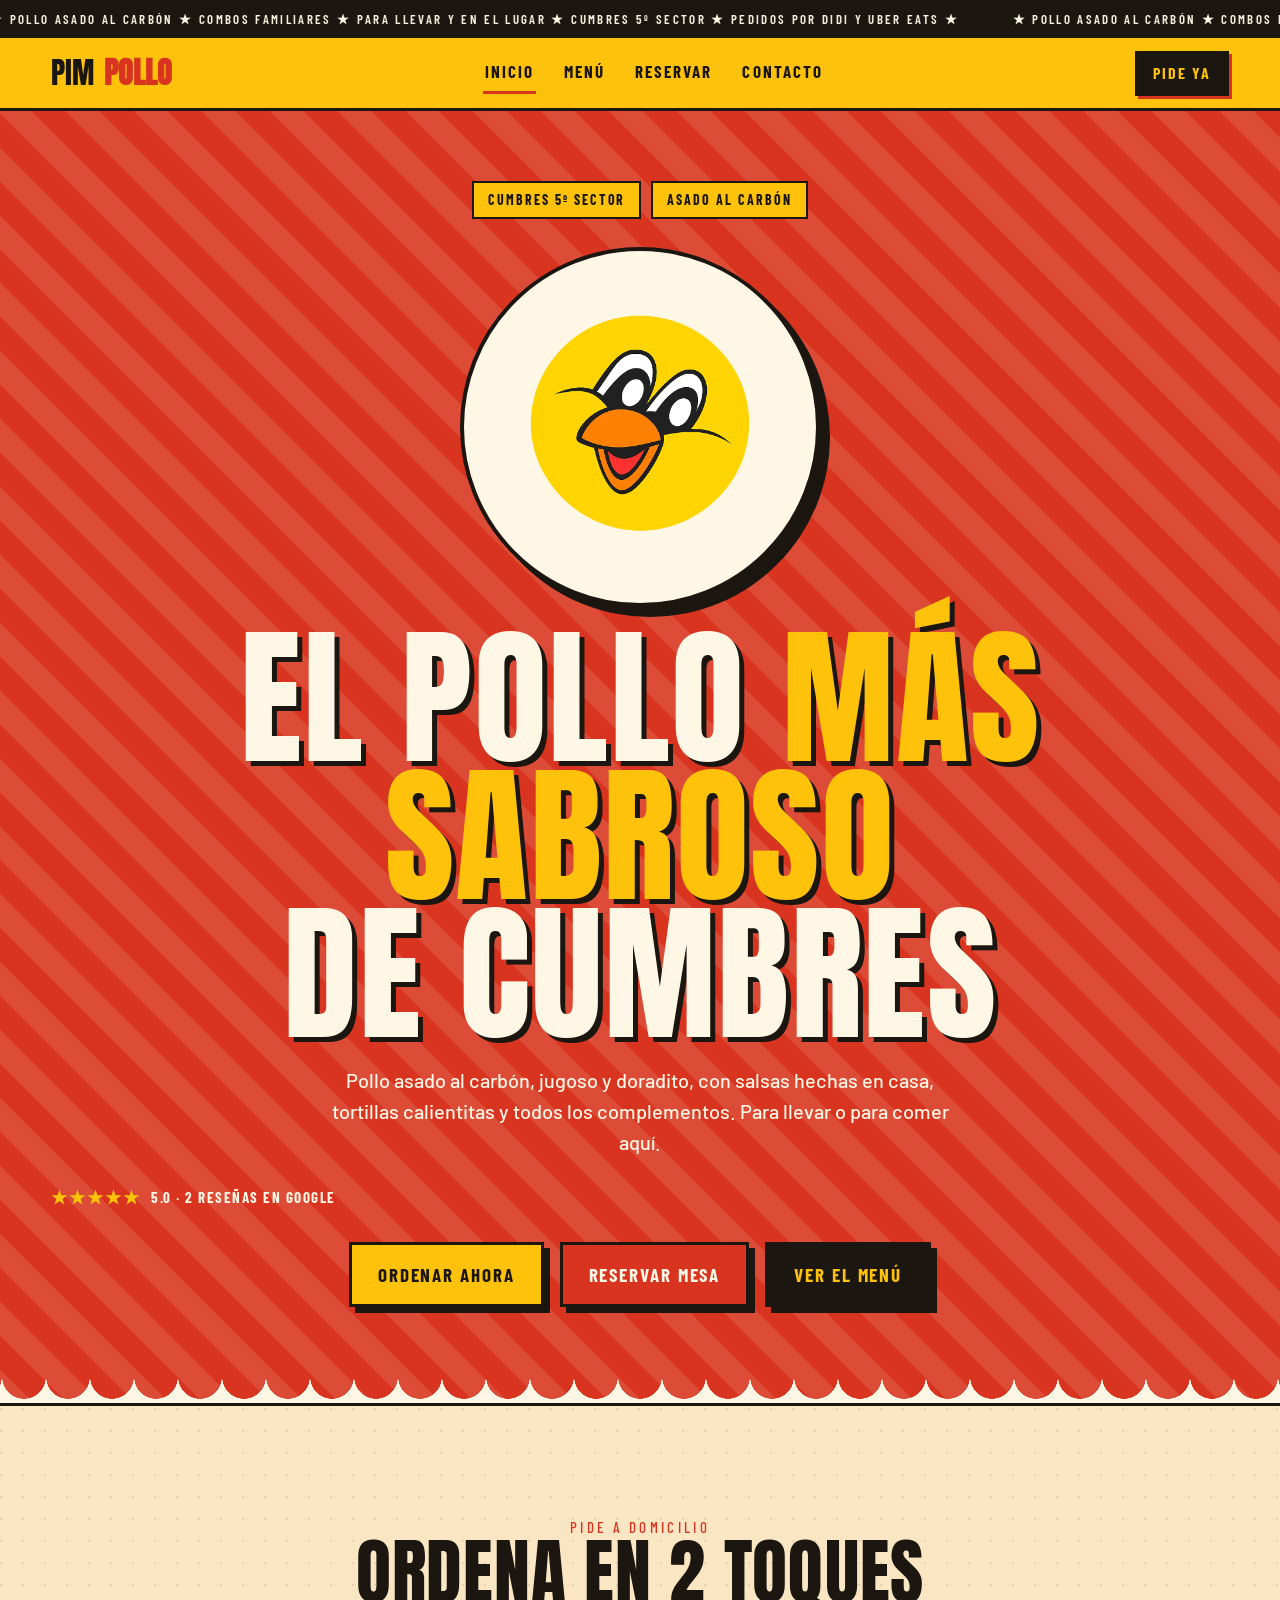
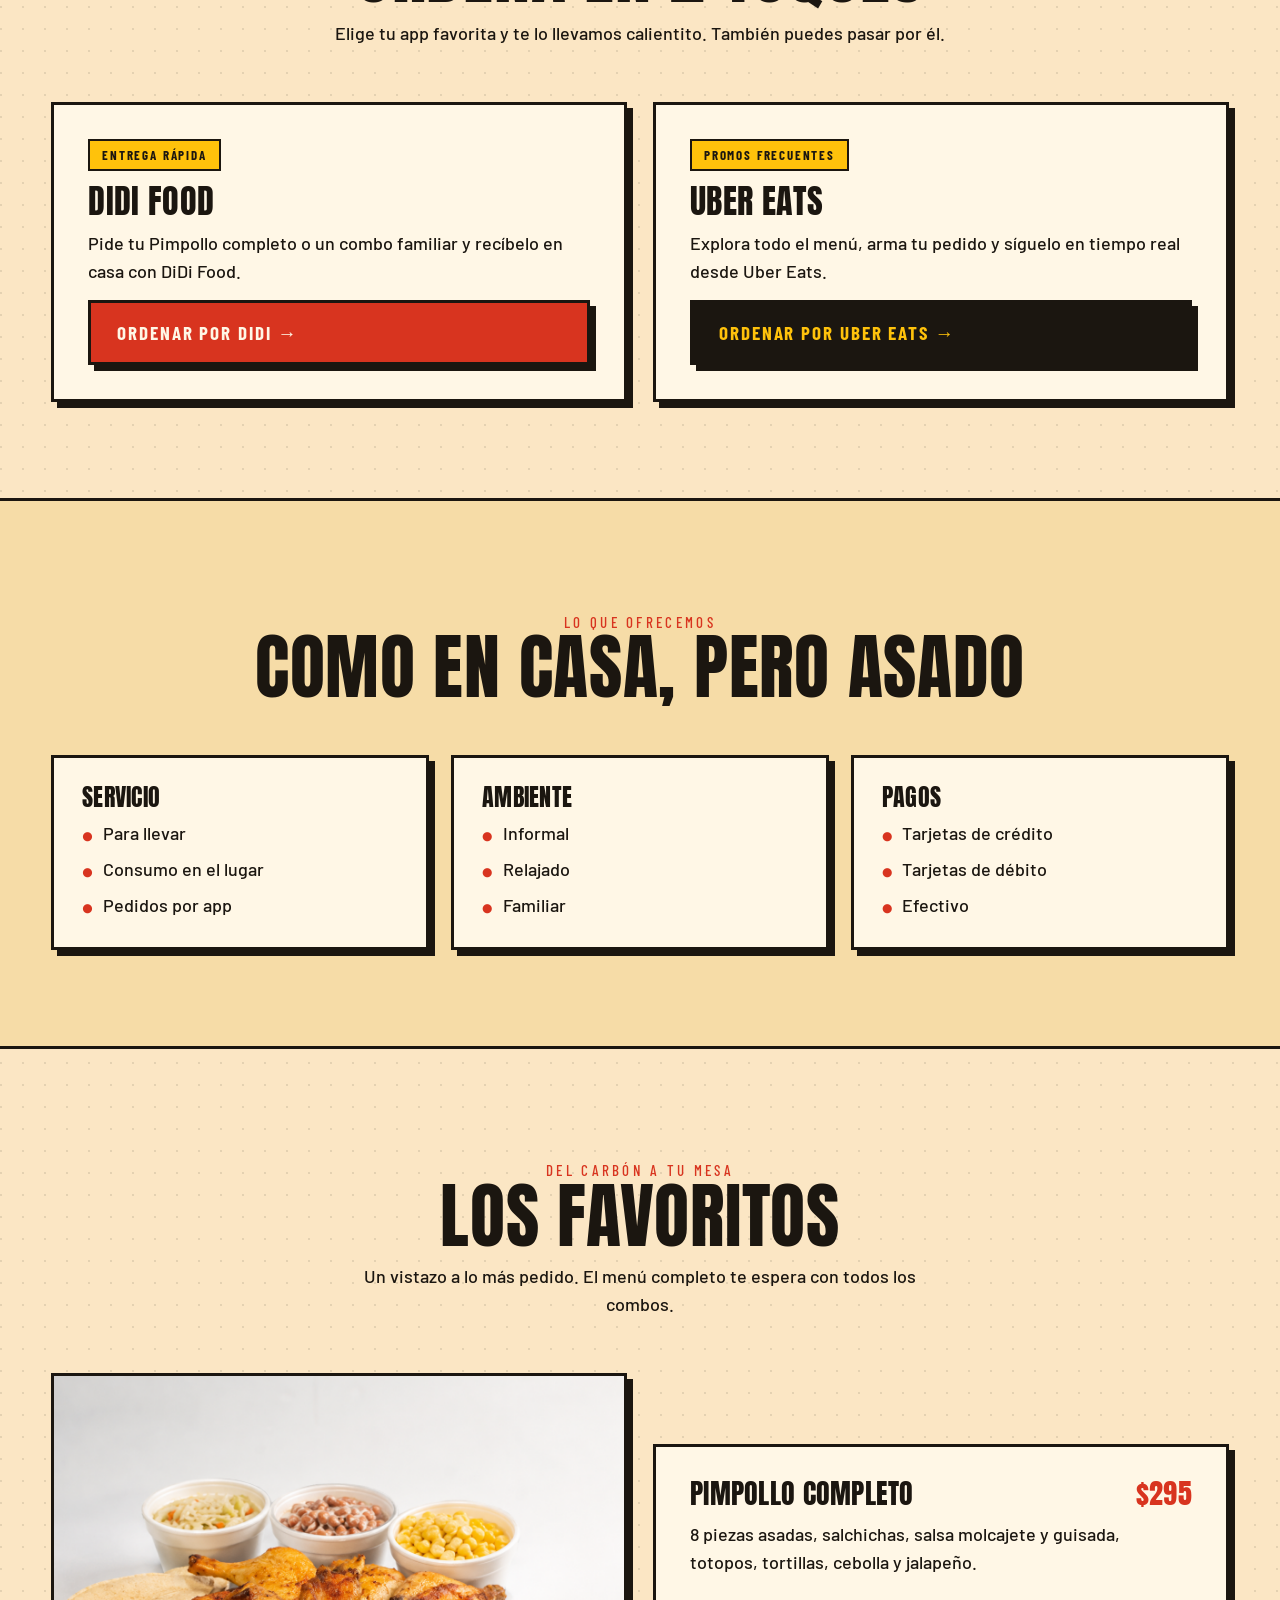
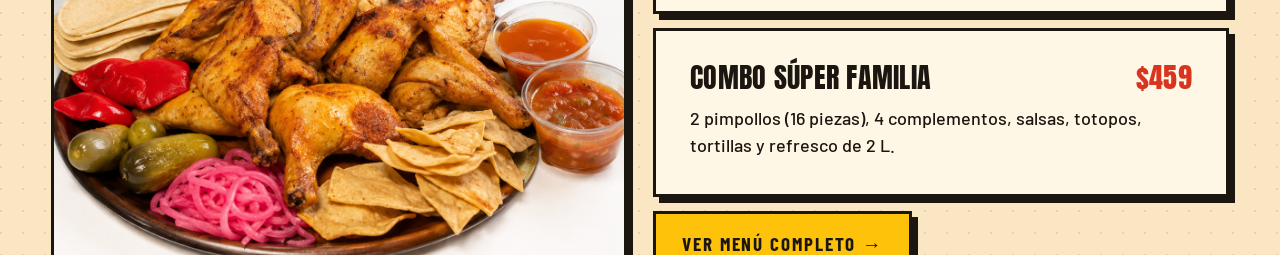
<file: index.html>
<!DOCTYPE html>
<html lang="es">
<head>
<meta charset="UTF-8" />
<meta http-equiv="refresh" content="0; url=Propuesta A - Inicio.html" />
<title>PimPollo</title>
</head>
<body>
<p>Redirigiendo a <a href="Propuesta A - Inicio.html">PimPollo</a>…</p>
</body>
</html>
</file>
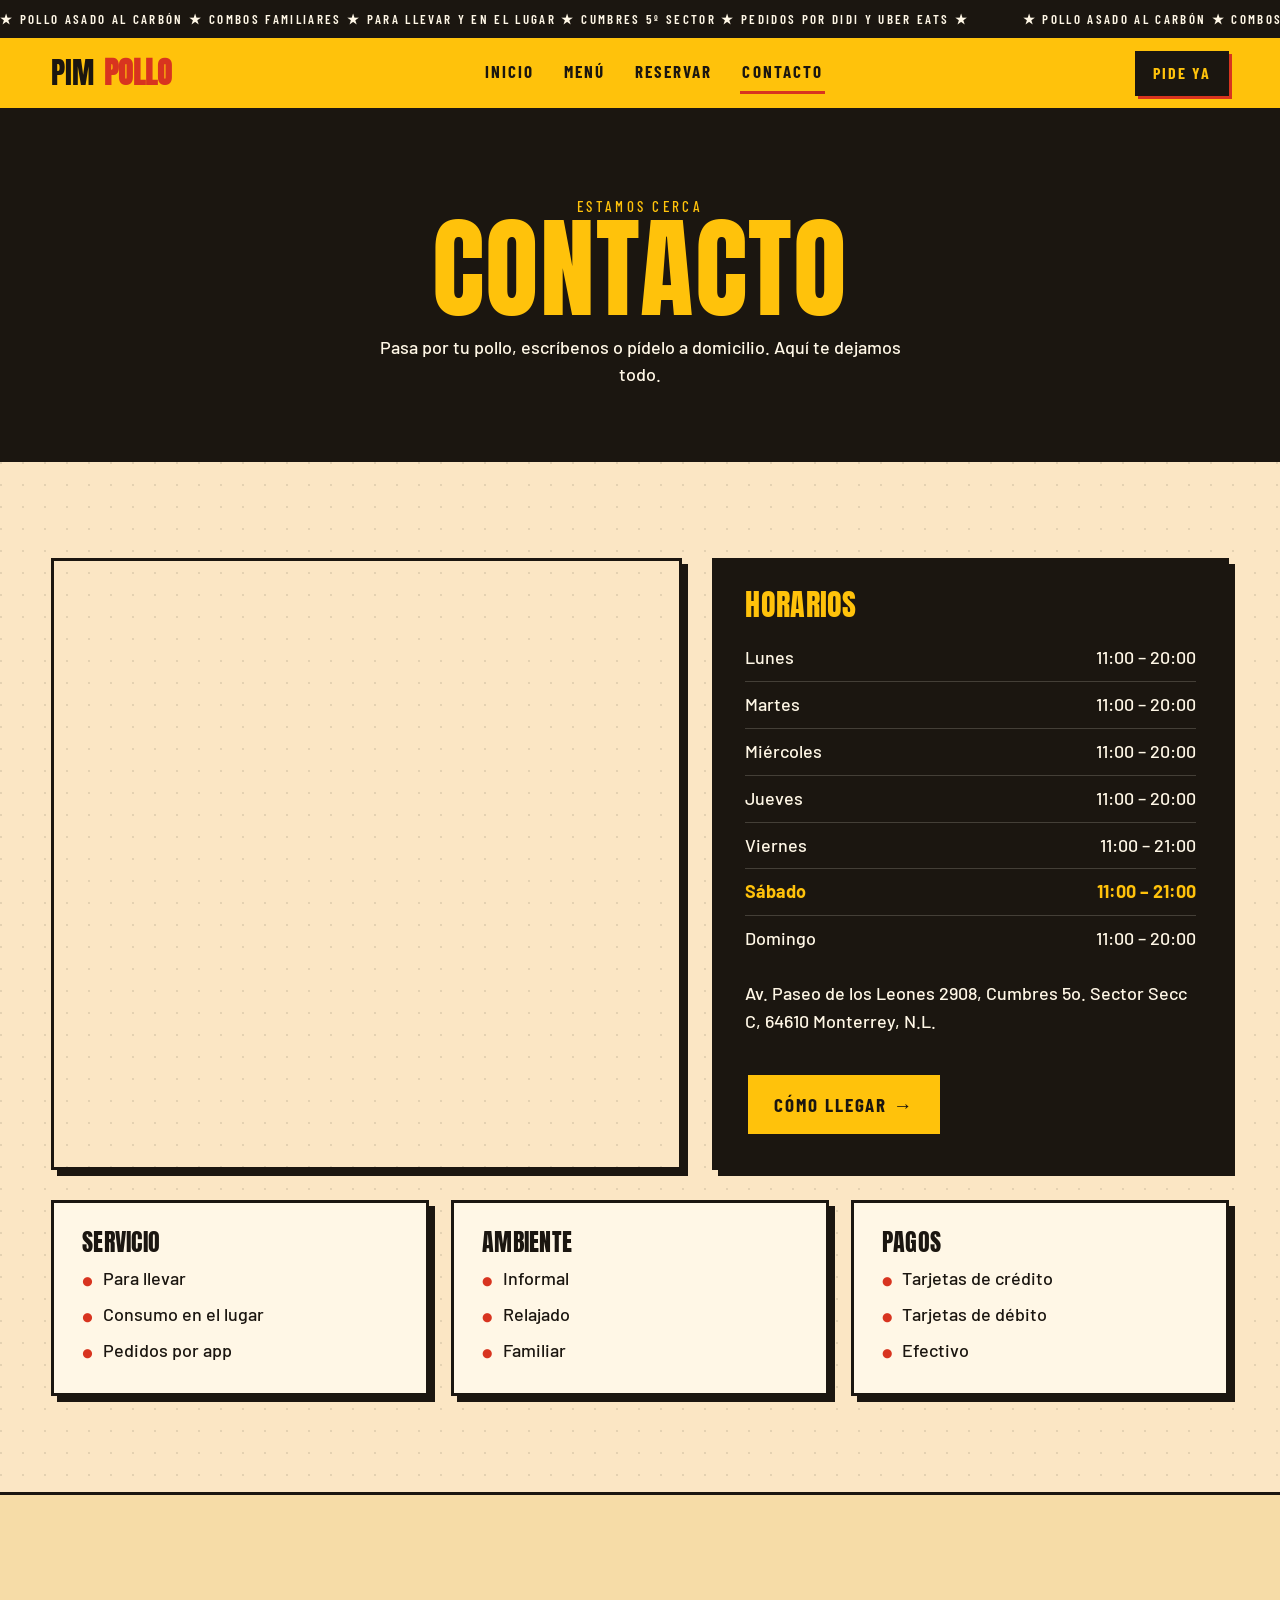
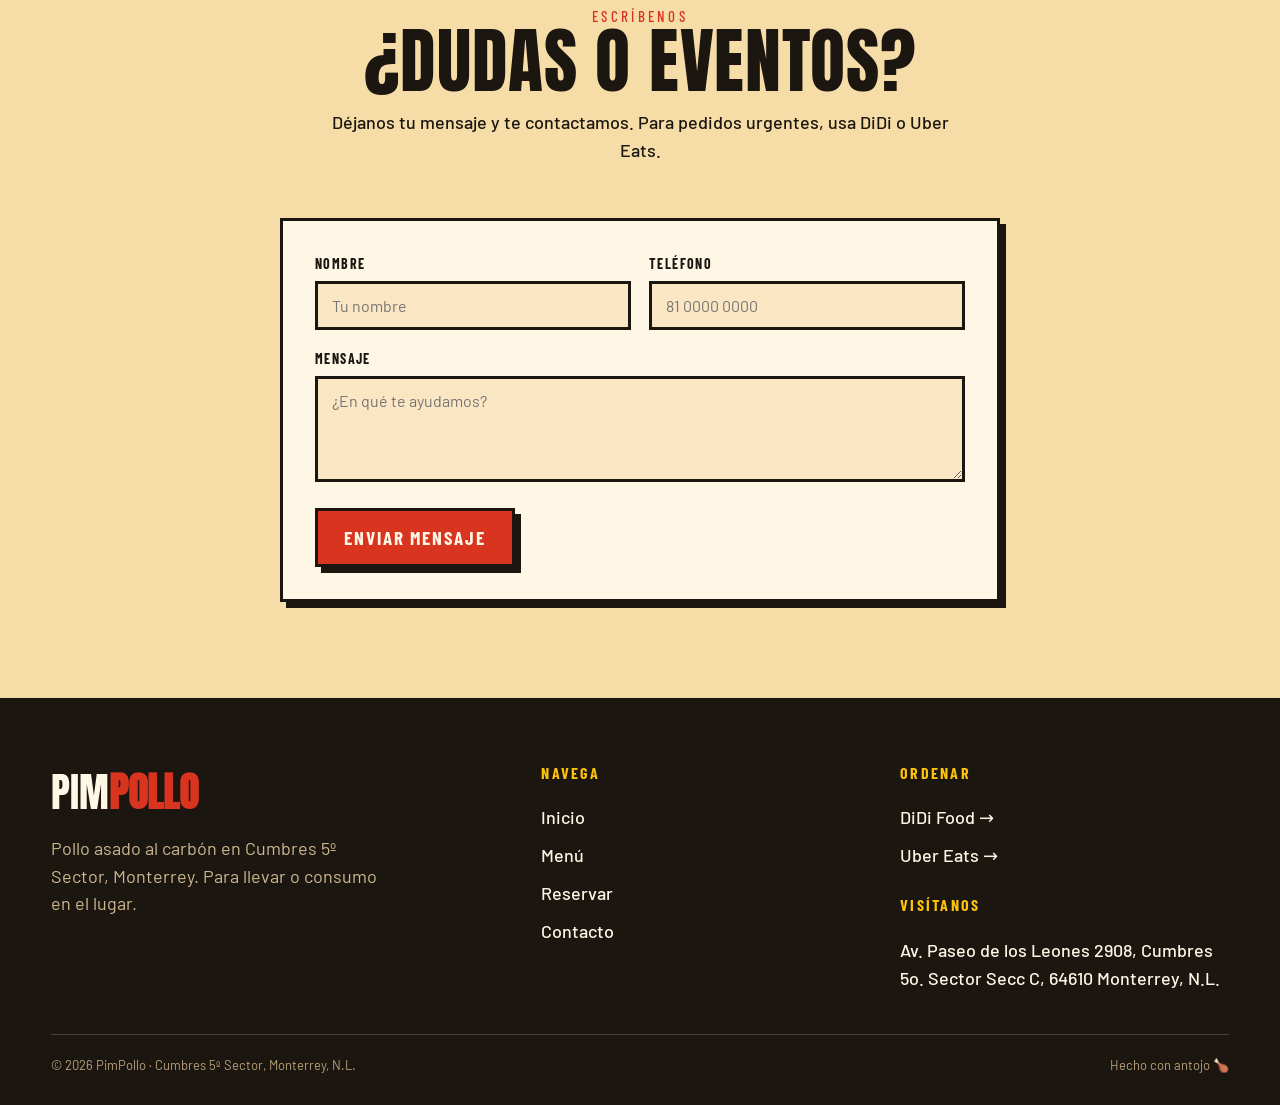
<file: Propuesta A - Contacto.html>
<!DOCTYPE html>
<html lang="es">
<head>
<meta charset="UTF-8" />
<meta name="viewport" content="width=device-width, initial-scale=1.0" />
<title>Contacto · PimPollo — Cumbres, Monterrey</title>
<link rel="stylesheet" href="pimpollo-a.css" />
</head>
<body>

<div class="topbar">
  <div class="topbar__track">
    <span>★ Pollo asado al carbón ★ Combos familiares ★ Para llevar y en el lugar ★ Cumbres 5º Sector ★ Pedidos por DiDi y Uber Eats ★&nbsp;</span>
    <span>★ Pollo asado al carbón ★ Combos familiares ★ Para llevar y en el lugar ★ Cumbres 5º Sector ★ Pedidos por DiDi y Uber Eats ★&nbsp;</span>
  </div>
</div>

<header class="nav">
  <div class="wrap nav__in">
    <a class="nav__brand" href="Propuesta A - Inicio.html">Pim<b>Pollo</b></a>
    <nav class="nav__links">
      <a href="Propuesta A - Inicio.html">Inicio</a>
      <a href="Propuesta A - Menu.html">Menú</a>
      <a href="Propuesta A - Reservar.html">Reservar</a>
      <a href="Propuesta A - Contacto.html" aria-current="page">Contacto</a>
    </nav>
    <a class="nav__cta js-pedir" href="#">Pide ya</a>
  </div>
</header>

<section class="menu-hero">
  <p class="eyebrow" style="color:var(--yellow);">Estamos cerca</p>
  <h1>Contacto</h1>
  <p>Pasa por tu pollo, escríbenos o pídelo a domicilio. Aquí te dejamos todo.</p>
</section>

<main class="section">
  <div class="wrap">
    <div class="split">
      <div class="map-frame">
        <iframe title="Mapa PimPollo" loading="lazy" referrerpolicy="no-referrer-when-downgrade"
          src="https://www.google.com/maps?q=Av+Paseo+de+los+Leones+2908+Cumbres+5o+Sector+Monterrey&output=embed"></iframe>
      </div>
      <div class="hours">
        <h3>Horarios</h3>
        <div id="hours-list"></div>
        <p class="addr" id="addr"></p>
        <a class="btn btn--yellow" data-link="maps" target="_blank" rel="noopener" style="margin-top:18px;">Cómo llegar →</a>
      </div>
    </div>

    <div class="trio" style="margin-top:30px;">
      <div class="feat">
        <h3>Servicio</h3>
        <ul><li>Para llevar</li><li>Consumo en el lugar</li><li>Pedidos por app</li></ul>
      </div>
      <div class="feat">
        <h3>Ambiente</h3>
        <ul><li>Informal</li><li>Relajado</li><li>Familiar</li></ul>
      </div>
      <div class="feat">
        <h3>Pagos</h3>
        <ul><li>Tarjetas de crédito</li><li>Tarjetas de débito</li><li>Efectivo</li></ul>
      </div>
    </div>
  </div>
</main>

<section class="section" style="background:var(--paper-2);border-top:3px solid var(--ink);border-bottom:3px solid var(--ink);">
  <div class="wrap" style="max-width:720px;">
    <div class="head-2">
      <p class="eyebrow">Escríbenos</p>
      <h2>¿Dudas o eventos?</h2>
      <p>Déjanos tu mensaje y te contactamos. Para pedidos urgentes, usa DiDi o Uber Eats.</p>
    </div>
    <form class="form-card" onsubmit="event.preventDefault(); this.reset(); document.getElementById('ok').style.display='block';">
      <div style="display:grid;grid-template-columns:1fr 1fr;gap:0 18px;">
        <div><label for="n">Nombre</label><input id="n" required placeholder="Tu nombre" /></div>
        <div><label for="t">Teléfono</label><input id="t" placeholder="81 0000 0000" /></div>
      </div>
      <label for="m">Mensaje</label>
      <textarea id="m" rows="4" required placeholder="¿En qué te ayudamos?"></textarea>
      <button class="btn btn--red" type="submit">Enviar mensaje</button>
      <p id="ok" style="display:none;color:var(--red);font-weight:700;margin:14px 0 0;">¡Gracias! Te responderemos pronto. 🍗</p>
    </form>
  </div>
</section>

<footer class="foot">
  <div class="wrap">
    <div class="foot__grid">
      <div>
        <div class="foot__brand">Pim<b>Pollo</b></div>
        <p style="max-width:34ch;margin:12px 0 0;color:#cdb88f;">Pollo asado al carbón en Cumbres 5º Sector, Monterrey. Para llevar o consumo en el lugar.</p>
      </div>
      <div>
        <h4>Navega</h4>
        <a href="Propuesta A - Inicio.html">Inicio</a>
        <a href="Propuesta A - Menu.html">Menú</a>
        <a href="Propuesta A - Reservar.html">Reservar</a>
        <a href="Propuesta A - Contacto.html">Contacto</a>
      </div>
      <div>
        <h4>Ordenar</h4>
        <a data-link="didi" target="_blank" rel="noopener">DiDi Food →</a>
        <a data-link="uber" target="_blank" rel="noopener">Uber Eats →</a>
        <h4 style="margin-top:18px;">Visítanos</h4>
        <a data-link="maps" target="_blank" rel="noopener" id="foot-addr"></a>
      </div>
    </div>
    <div class="foot__note">
      <span>© <span id="yr"></span> PimPollo · Cumbres 5º Sector, Monterrey, N.L.</span>
      <span>Hecho con antojo 🍗</span>
    </div>
  </div>
</footer>

<script src="pimpollo-data.js"></script>
<script src="pimpollo-shared.js"></script>
</body>
</html>
</file>
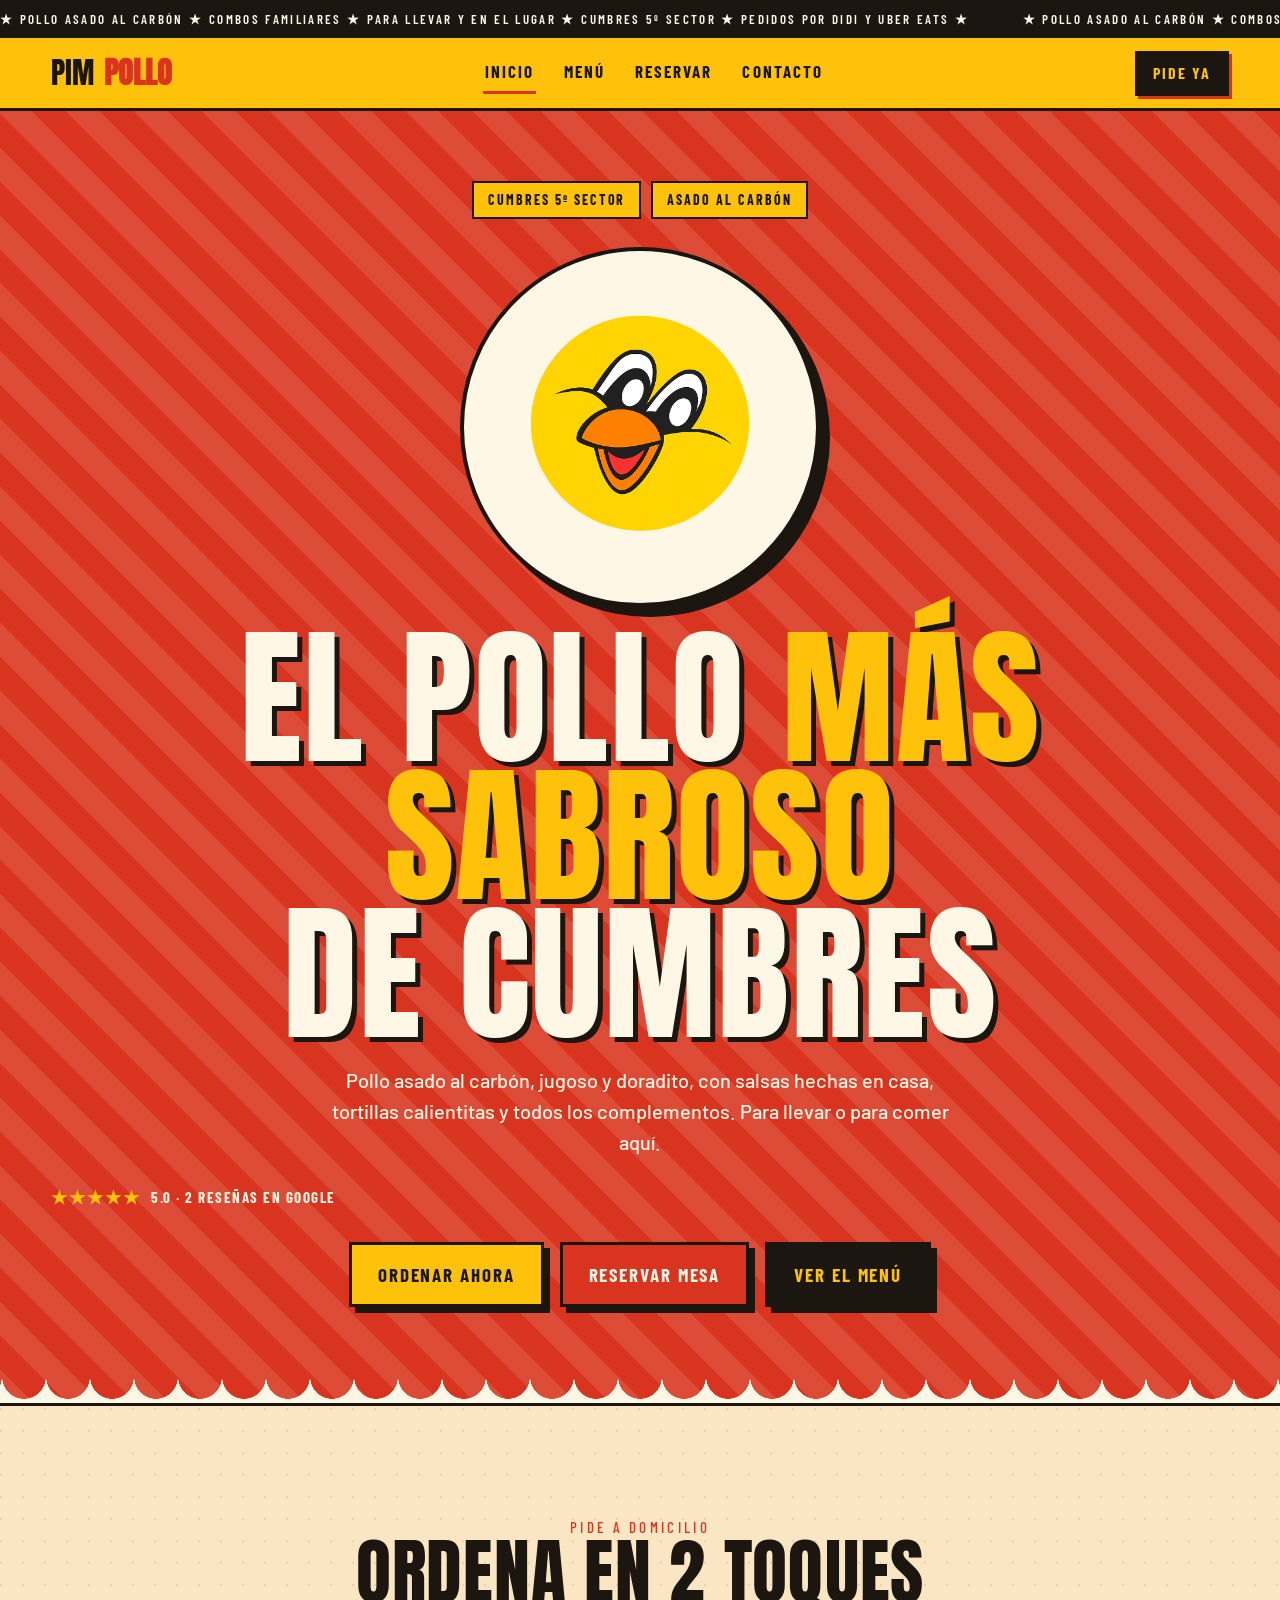
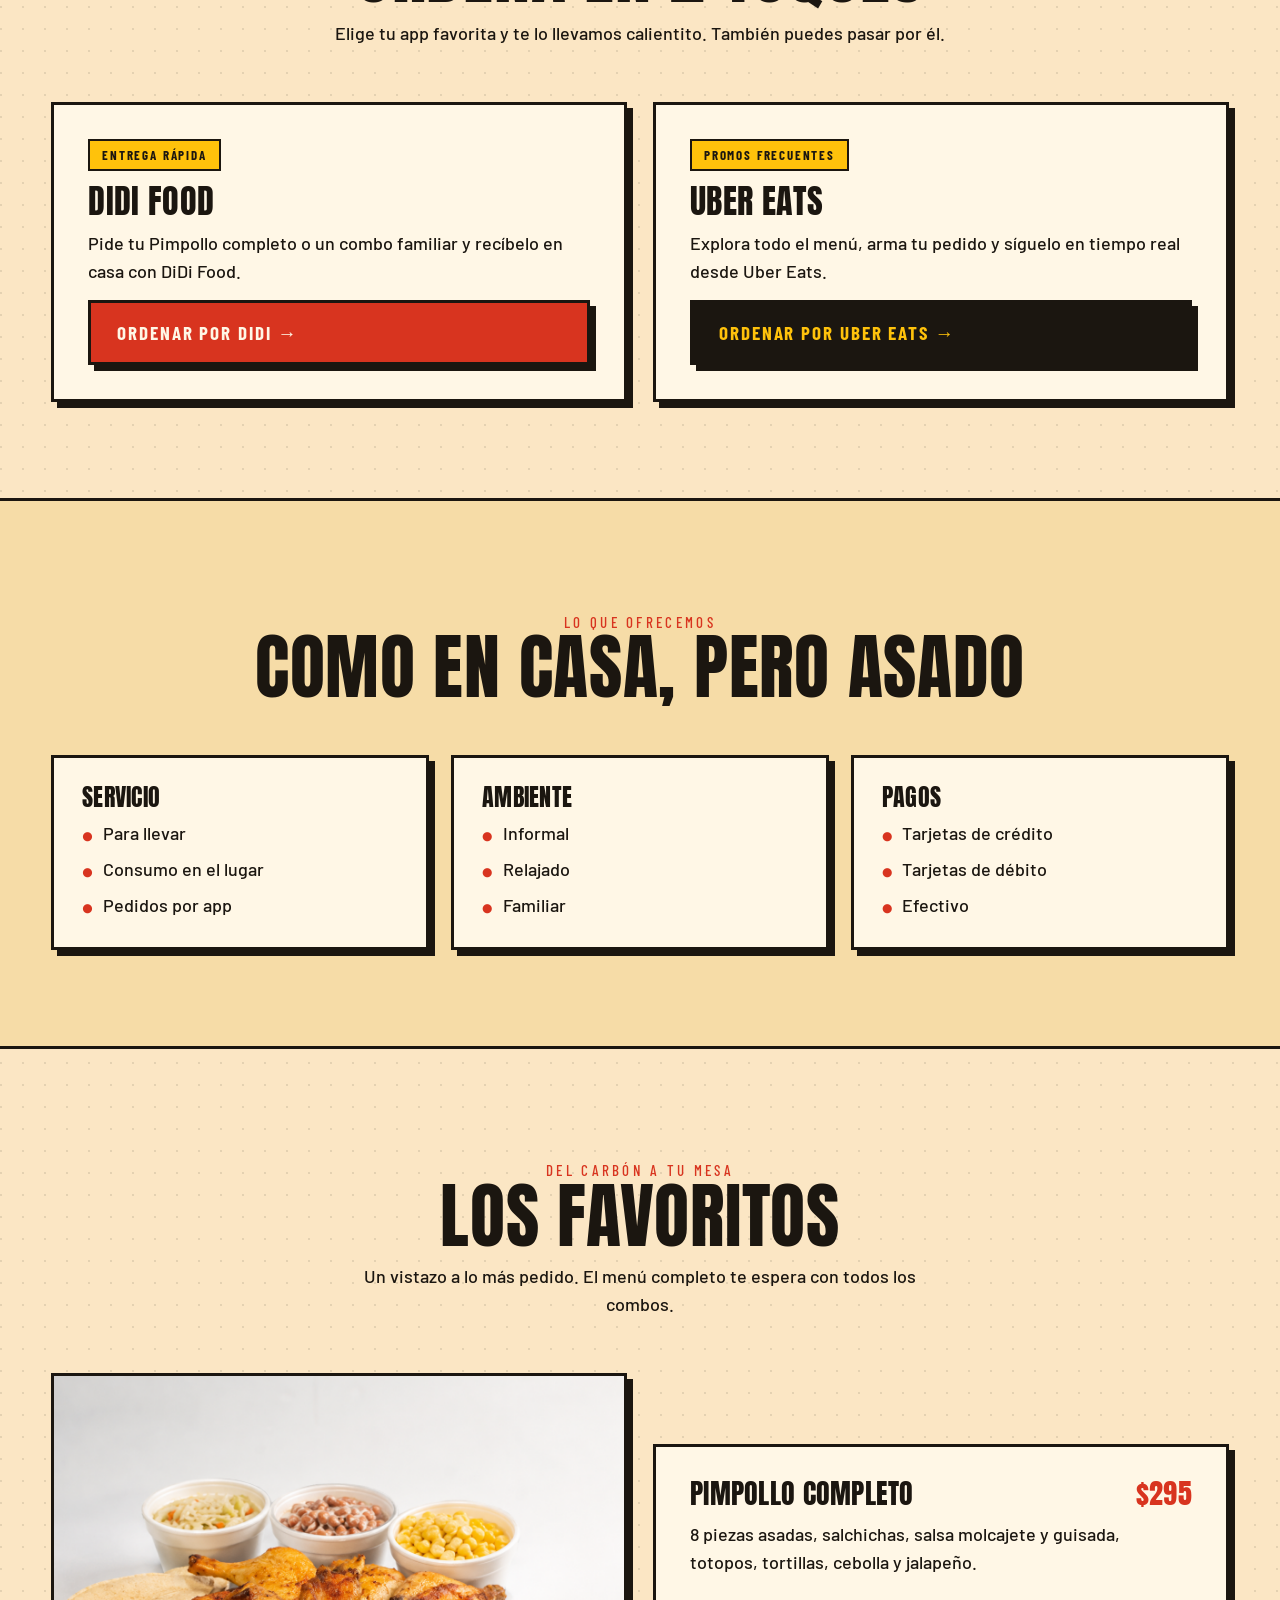
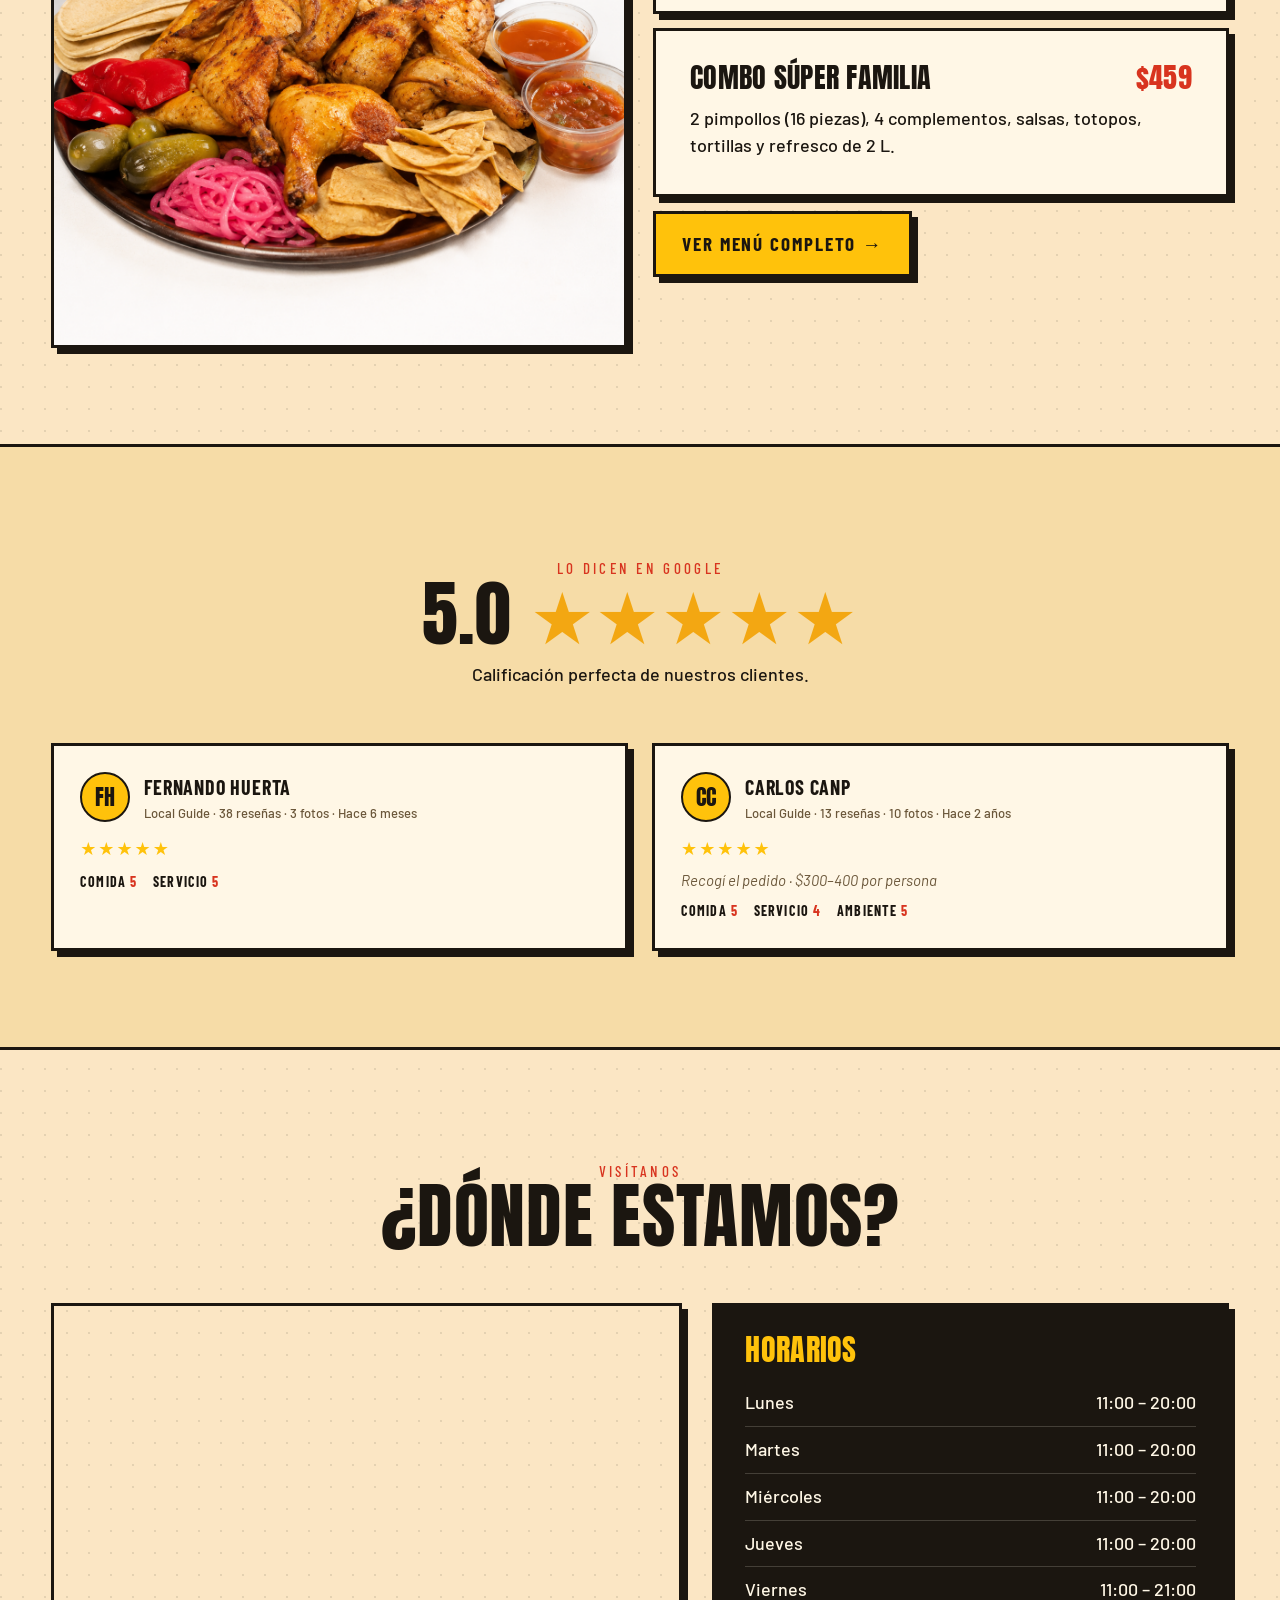
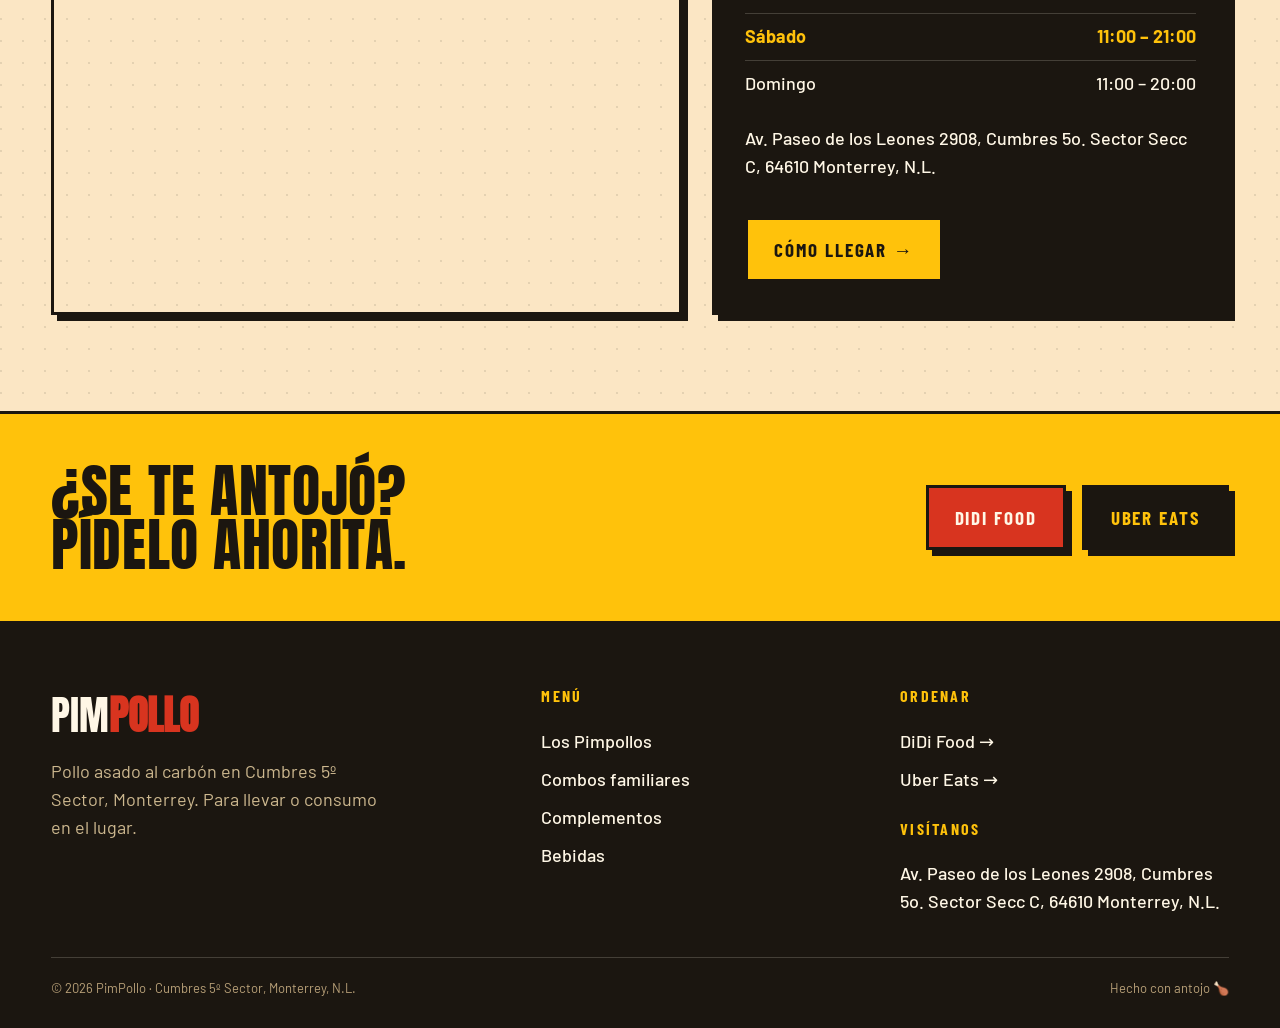
<file: Propuesta A - Inicio.html>
<!DOCTYPE html>
<html lang="es">
<head>
<meta charset="UTF-8" />
<meta name="viewport" content="width=device-width, initial-scale=1.0" />
<title>PimPollo · Pollo asado al carbón — Cumbres, Monterrey</title>
  <link rel="icon" type="image/png" href="logo.png">
<link rel="stylesheet" href="pimpollo-a.css" />
</head>
<body>

<!-- marquee -->
<div class="topbar">
  <div class="topbar__track">
    <span>★ Pollo asado al carbón ★ Combos familiares ★ Para llevar y en el lugar ★ Cumbres 5º Sector ★ Pedidos por DiDi y Uber Eats ★&nbsp;</span>
    <span>★ Pollo asado al carbón ★ Combos familiares ★ Para llevar y en el lugar ★ Cumbres 5º Sector ★ Pedidos por DiDi y Uber Eats ★&nbsp;</span>
  </div>
</div>

<!-- nav -->
<header class="nav">
  <div class="wrap nav__in">
    <a class="nav__brand" href="Propuesta A - Inicio.html">Pim<b>Pollo</b></a>
    <nav class="nav__links">
      <a href="Propuesta A - Inicio.html" aria-current="page">Inicio</a>
      <a href="Propuesta A - Menu.html">Menú</a>
      <a href="Propuesta A - Reservar.html">Reservar</a>
      <a href="Propuesta A - Contacto.html">Contacto</a>
    </nav>
    <a class="nav__cta js-pedir" href="#">Pide ya</a>
  </div>
</header>

<!-- hero -->
<section class="hero">
  <div class="hero__stripes"></div>
  <div class="wrap hero__in">
    <div class="hero__top">
      <span class="tag">Cumbres 5º Sector</span>
      <span class="tag">Asado al carbón</span>
    </div>

    <!-- ZONA DE LOGO — sube un archivo llamado logo.png en esta carpeta -->
    <div class="logo-slot logo-img">
      <img src="logo.png" alt="PimPollo"
        onerror="this.style.display='none'; this.parentElement.classList.add('no-logo');" />
      <span class="logo-fallback">Pim<b>Pollo</b></span>
    </div>

    <h1>El pollo <span class="pop">más sabroso</span><br />de Cumbres</h1>
    <p class="hero__sub">Pollo asado al carbón, jugoso y doradito, con salsas hechas en casa, tortillas calientitas y todos los complementos. Para llevar o para comer aquí.</p>
    <div class="hero__rating">
      <span class="stars">★★★★★</span> 5.0 · 2 reseñas en Google
    </div>
    <div class="hero__actions">
      <a class="btn btn--yellow" href="#ordenar">Ordenar ahora</a>
      <a class="btn btn--red" href="Propuesta A - Reservar.html">Reservar mesa</a>
      <a class="btn btn--ink" href="Propuesta A - Menu.html">Ver el menú</a>
    </div>
  </div>
  <div class="scallop"></div>
</section>

<!-- ordenar -->
<section class="section" id="ordenar">
  <div class="wrap">
    <div class="head-2">
      <p class="eyebrow">Pide a domicilio</p>
      <h2>Ordena en 2 toques</h2>
      <p>Elige tu app favorita y te lo llevamos calientito. También puedes pasar por él.</p>
    </div>
    <div class="order-grid">
      <article class="order-card">
        <span class="pill">Entrega rápida</span>
        <h3>DiDi Food</h3>
        <p>Pide tu Pimpollo completo o un combo familiar y recíbelo en casa con DiDi Food.</p>
        <a class="btn btn--red" href="" data-link="didi" target="_blank" rel="noopener">Ordenar por DiDi →</a>
      </article>
      <article class="order-card">
        <span class="pill">Promos frecuentes</span>
        <h3>Uber Eats</h3>
        <p>Explora todo el menú, arma tu pedido y síguelo en tiempo real desde Uber Eats.</p>
        <a class="btn btn--ink" href="" data-link="uber" target="_blank" rel="noopener">Ordenar por Uber Eats →</a>
      </article>
    </div>
  </div>
</section>

<!-- servicio / ambiente / pagos -->
<section class="section" style="background:var(--paper-2);border-top:3px solid var(--ink);border-bottom:3px solid var(--ink);">
  <div class="wrap">
    <div class="head-2">
      <p class="eyebrow">Lo que ofrecemos</p>
      <h2>Como en casa, pero asado</h2>
    </div>
    <div class="trio">
      <div class="feat">
        <h3>Servicio</h3>
        <ul>
          <li>Para llevar</li>
          <li>Consumo en el lugar</li>
          <li>Pedidos por app</li>
        </ul>
      </div>
      <div class="feat">
        <h3>Ambiente</h3>
        <ul>
          <li>Informal</li>
          <li>Relajado</li>
          <li>Familiar</li>
        </ul>
      </div>
      <div class="feat">
        <h3>Pagos</h3>
        <ul>
          <li>Tarjetas de crédito</li>
          <li>Tarjetas de débito</li>
          <li>Efectivo</li>
        </ul>
      </div>
    </div>
  </div>
</section>

<!-- menú preview -->
<section class="section">
  <div class="wrap">
    <div class="head-2">
      <p class="eyebrow">Del carbón a tu mesa</p>
      <h2>Los favoritos</h2>
      <p>Un vistazo a lo más pedido. El menú completo te espera con todos los combos.</p>
    </div>
    <div style="display:grid;grid-template-columns:1fr 1fr;gap:26px;align-items:stretch;">
    <img src="pimpollo.png" alt="Pimpollo completo al carbón"
  style="width:100%;height:100%;min-height:300px;object-fit:cover;border:3px solid var(--ink);box-shadow:6px 6px 0 var(--ink);" />
      <div style="display:flex;flex-direction:column;gap:14px;justify-content:center;">
        <div class="order-card">
          <h3 style="font-size:28px;">Pimpollo Completo <span style="color:var(--red);font-family:'Anton';float:right;">$295</span></h3>
          <p>8 piezas asadas, salchichas, salsa molcajete y guisada, totopos, tortillas, cebolla y jalapeño.</p>
        </div>
        <div class="order-card">
          <h3 style="font-size:28px;">Combo Súper Familia <span style="color:var(--red);font-family:'Anton';float:right;">$459</span></h3>
          <p>2 pimpollos (16 piezas), 4 complementos, salsas, totopos, tortillas y refresco de 2 L.</p>
        </div>
        <a class="btn btn--yellow" href="Propuesta A - Menu.html" style="align-self:flex-start;">Ver menú completo →</a>
      </div>
    </div>
  </div>
</section>

<!-- reseñas -->
<section class="section" style="background:var(--paper-2);border-top:3px solid var(--ink);border-bottom:3px solid var(--ink);">
  <div class="wrap">
    <div class="head-2">
      <p class="eyebrow">Lo dicen en Google</p>
      <h2>5.0 <span style="color:var(--yellow-deep);">★★★★★</span></h2>
      <p>Calificación perfecta de nuestros clientes.</p>
    </div>
    <div class="rev-grid" id="reviews"></div>
  </div>
</section>

<!-- ubicación + horarios -->
<section class="section" id="ubicacion">
  <div class="wrap">
    <div class="head-2">
      <p class="eyebrow">Visítanos</p>
      <h2>¿Dónde estamos?</h2>
    </div>
    <div class="split">
      <div class="map-frame">
        <iframe title="Mapa PimPollo" loading="lazy" referrerpolicy="no-referrer-when-downgrade"
          src="https://www.google.com/maps?q=Av+Paseo+de+los+Leones+2908+Cumbres+5o+Sector+Monterrey&output=embed"></iframe>
      </div>
      <div class="hours">
        <h3>Horarios</h3>
        <div id="hours-list"></div>
        <p class="addr" id="addr"></p>
        <a class="btn btn--yellow" data-link="maps" target="_blank" rel="noopener" style="margin-top:18px;">Cómo llegar →</a>
      </div>
    </div>
  </div>
</section>

<!-- CTA strip -->
<section class="cta-strip">
  <div class="wrap">
    <h2>¿Se te antojó?<br />Pídelo ahorita.</h2>
    <div class="hero__actions" style="margin:0;">
      <a class="btn btn--red" data-link="didi" target="_blank" rel="noopener">DiDi Food</a>
      <a class="btn btn--ink" data-link="uber" target="_blank" rel="noopener">Uber Eats</a>
    </div>
  </div>
</section>

<!-- footer -->
<footer class="foot">
  <div class="wrap">
    <div class="foot__grid">
      <div>
        <div class="foot__brand">Pim<b>Pollo</b></div>
        <p style="max-width:34ch;margin:12px 0 0;color:#cdb88f;">Pollo asado al carbón en Cumbres 5º Sector, Monterrey. Para llevar o consumo en el lugar.</p>
      </div>
      <div>
        <h4>Menú</h4>
        <a href="Propuesta A - Menu.html">Los Pimpollos</a>
        <a href="Propuesta A - Menu.html">Combos familiares</a>
        <a href="Propuesta A - Menu.html">Complementos</a>
        <a href="Propuesta A - Menu.html">Bebidas</a>
      </div>
      <div>
        <h4>Ordenar</h4>
        <a data-link="didi" target="_blank" rel="noopener">DiDi Food →</a>
        <a data-link="uber" target="_blank" rel="noopener">Uber Eats →</a>
        <h4 style="margin-top:18px;">Visítanos</h4>
        <a data-link="maps" target="_blank" rel="noopener" id="foot-addr"></a>
      </div>
    </div>
    <div class="foot__note">
      <span>© <span id="yr"></span> PimPollo · Cumbres 5º Sector, Monterrey, N.L.</span>
      <span>Hecho con antojo 🍗</span>
    </div>
  </div>
</footer>

<script src="pimpollo-data.js"></script>
<script src="pimpollo-shared.js"></script>
</body>
</html>
</file>
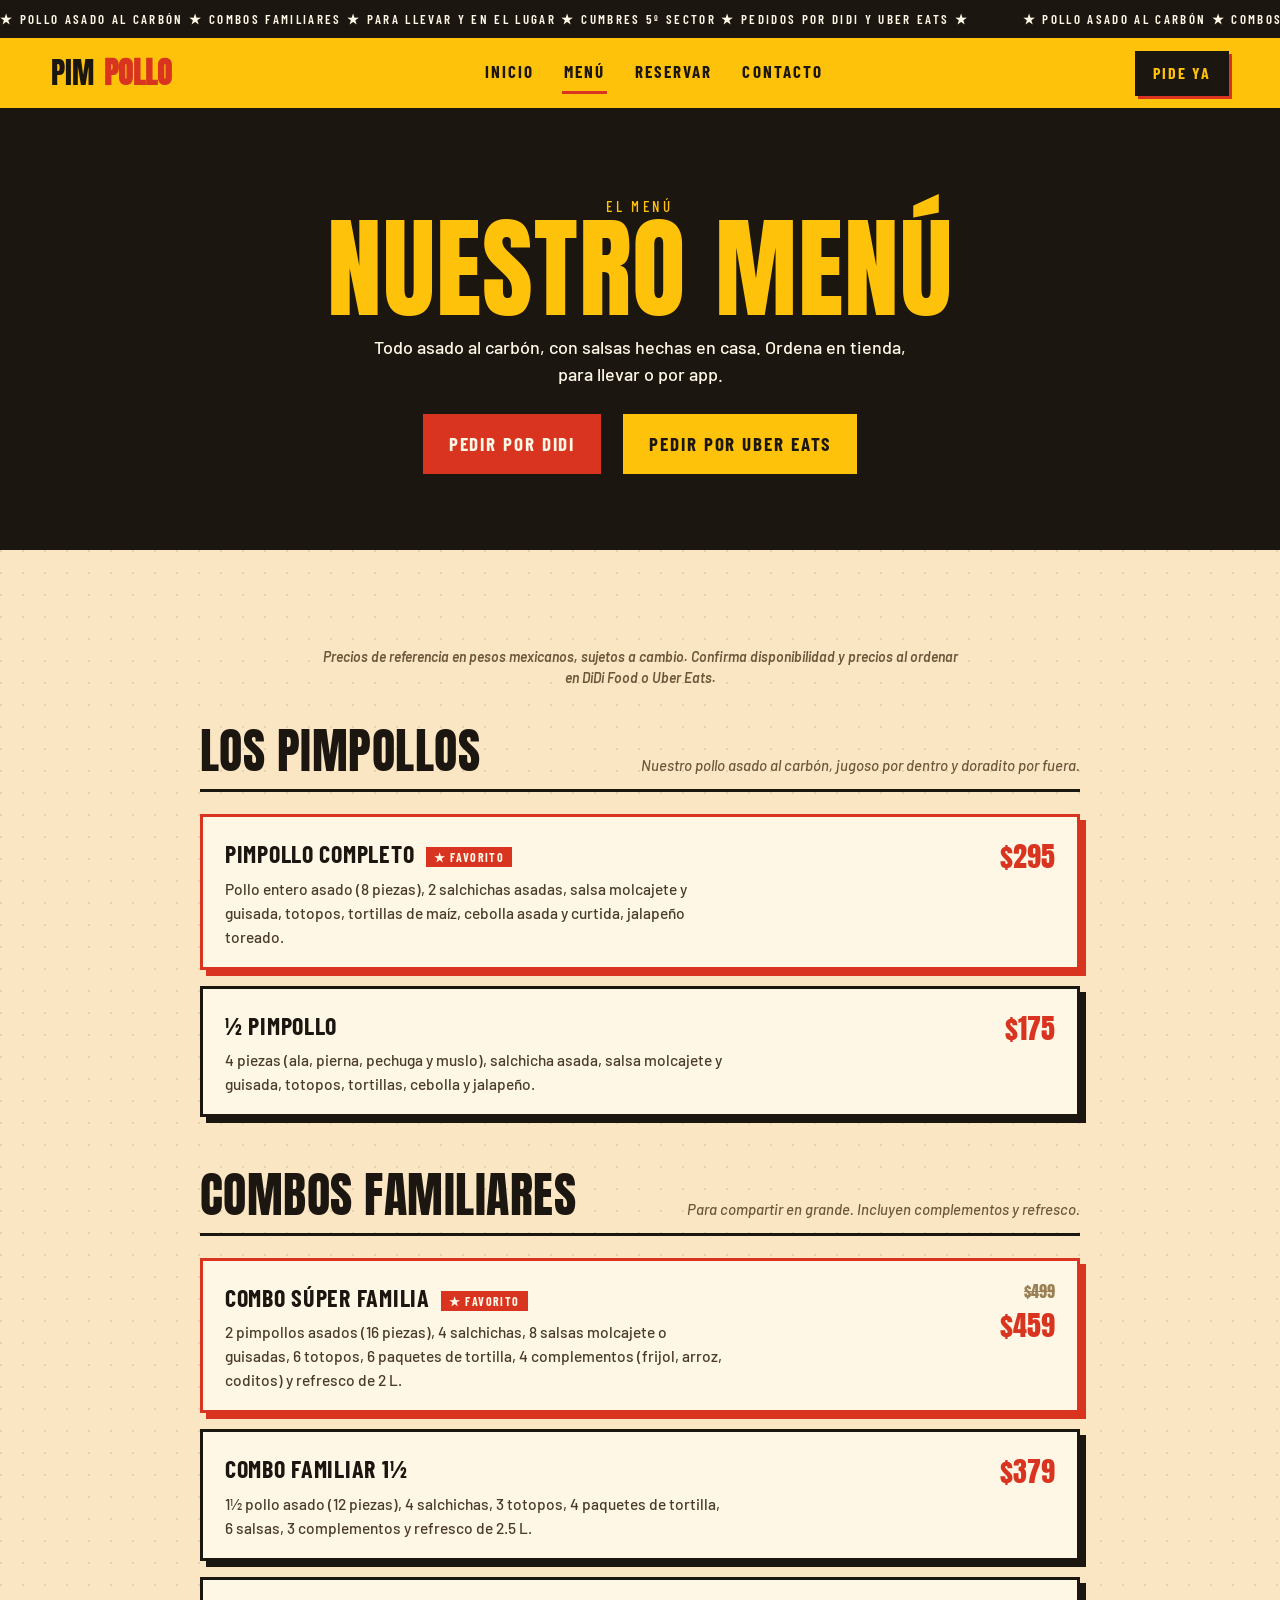
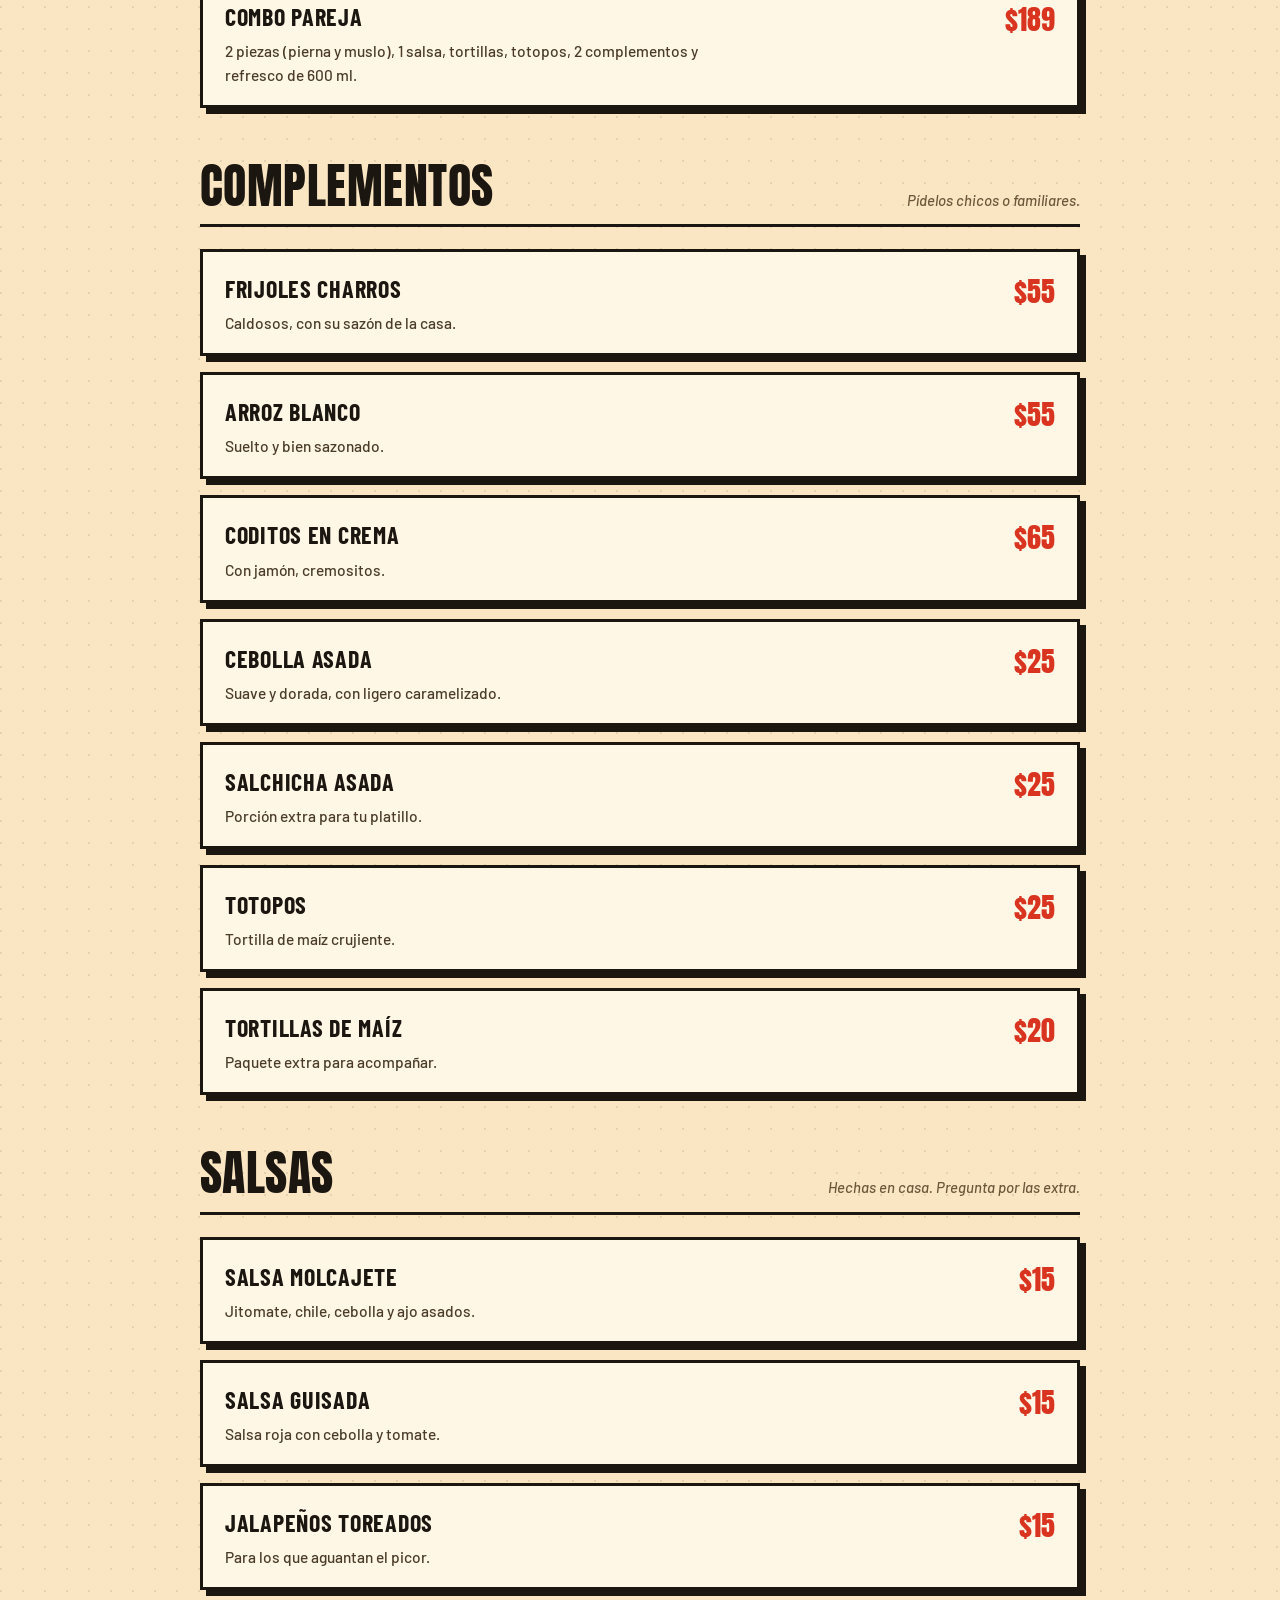
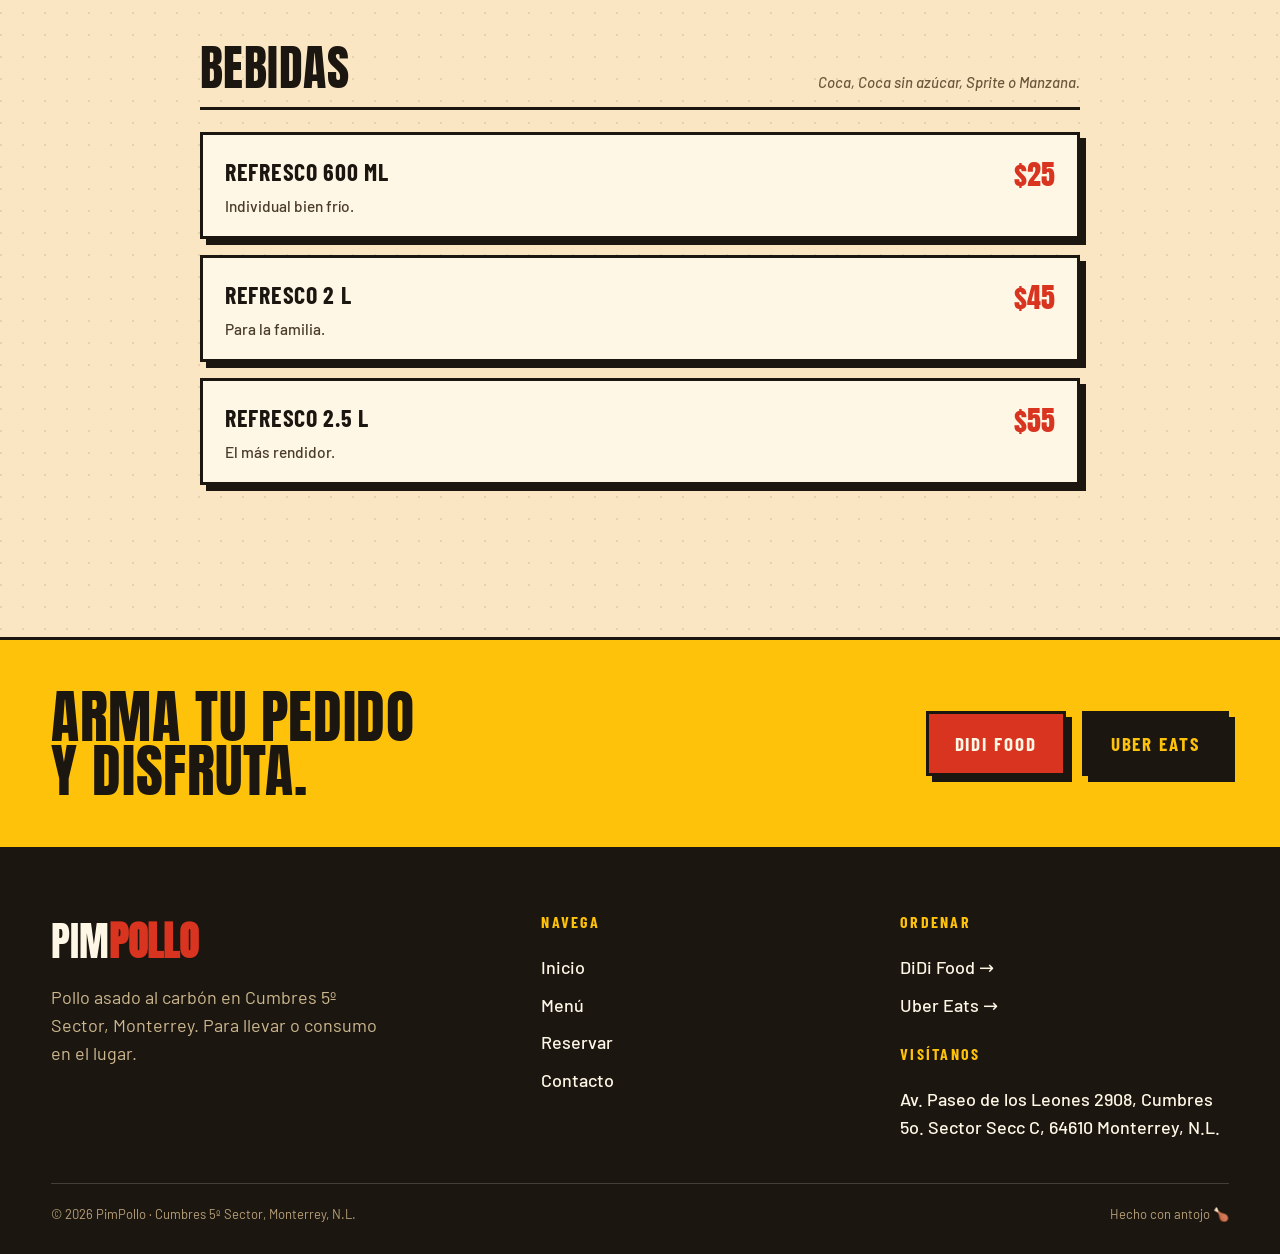
<file: Propuesta A - Menu.html>
<!DOCTYPE html>
<html lang="es">
<head>
<meta charset="UTF-8" />
<meta name="viewport" content="width=device-width, initial-scale=1.0" />
<title>Menú · PimPollo — Pollo asado al carbón</title>
<link rel="stylesheet" href="pimpollo-a.css" />
</head>
<body>

<div class="topbar">
  <div class="topbar__track">
    <span>★ Pollo asado al carbón ★ Combos familiares ★ Para llevar y en el lugar ★ Cumbres 5º Sector ★ Pedidos por DiDi y Uber Eats ★&nbsp;</span>
    <span>★ Pollo asado al carbón ★ Combos familiares ★ Para llevar y en el lugar ★ Cumbres 5º Sector ★ Pedidos por DiDi y Uber Eats ★&nbsp;</span>
  </div>
</div>

<header class="nav">
  <div class="wrap nav__in">
    <a class="nav__brand" href="Propuesta A - Inicio.html">Pim<b>Pollo</b></a>
    <nav class="nav__links">
      <a href="Propuesta A - Inicio.html">Inicio</a>
      <a href="Propuesta A - Menu.html" aria-current="page">Menú</a>
      <a href="Propuesta A - Reservar.html">Reservar</a>
      <a href="Propuesta A - Contacto.html">Contacto</a>
    </nav>
    <a class="nav__cta js-pedir" href="#">Pide ya</a>
  </div>
</header>

<section class="menu-hero">
  <p class="eyebrow" style="color:var(--yellow);">El menú</p>
  <h1>Nuestro menú</h1>
  <p>Todo asado al carbón, con salsas hechas en casa. Ordena en tienda, para llevar o por app.</p>
  <div class="hero__actions" style="margin-top:22px;">
    <a class="btn btn--red" data-link="didi" target="_blank" rel="noopener">Pedir por DiDi</a>
    <a class="btn btn--yellow" data-link="uber" target="_blank" rel="noopener">Pedir por Uber Eats</a>
  </div>
</section>

<main class="section">
  <div class="wrap" style="max-width:880px;">
    <p class="disclaimer">Precios de referencia en pesos mexicanos, sujetos a cambio. Confirma disponibilidad y precios al ordenar en DiDi Food o Uber Eats.</p>
    <div id="menu-root"></div>
  </div>
</main>

<section class="cta-strip">
  <div class="wrap">
    <h2>Arma tu pedido<br />y disfruta.</h2>
    <div class="hero__actions" style="margin:0;">
      <a class="btn btn--red" data-link="didi" target="_blank" rel="noopener">DiDi Food</a>
      <a class="btn btn--ink" data-link="uber" target="_blank" rel="noopener">Uber Eats</a>
    </div>
  </div>
</section>

<footer class="foot">
  <div class="wrap">
    <div class="foot__grid">
      <div>
        <div class="foot__brand">Pim<b>Pollo</b></div>
        <p style="max-width:34ch;margin:12px 0 0;color:#cdb88f;">Pollo asado al carbón en Cumbres 5º Sector, Monterrey. Para llevar o consumo en el lugar.</p>
      </div>
      <div>
        <h4>Navega</h4>
        <a href="Propuesta A - Inicio.html">Inicio</a>
        <a href="Propuesta A - Menu.html">Menú</a>
        <a href="Propuesta A - Reservar.html">Reservar</a>
        <a href="Propuesta A - Contacto.html">Contacto</a>
      </div>
      <div>
        <h4>Ordenar</h4>
        <a data-link="didi" target="_blank" rel="noopener">DiDi Food →</a>
        <a data-link="uber" target="_blank" rel="noopener">Uber Eats →</a>
        <h4 style="margin-top:18px;">Visítanos</h4>
        <a data-link="maps" target="_blank" rel="noopener" id="foot-addr"></a>
      </div>
    </div>
    <div class="foot__note">
      <span>© <span id="yr"></span> PimPollo · Cumbres 5º Sector, Monterrey, N.L.</span>
      <span>Hecho con antojo 🍗</span>
    </div>
  </div>
</footer>

<script src="pimpollo-data.js"></script>
<script src="pimpollo-shared.js"></script>
<script>renderMenu(document.getElementById('menu-root'));</script>
</body>
</html>
</file>
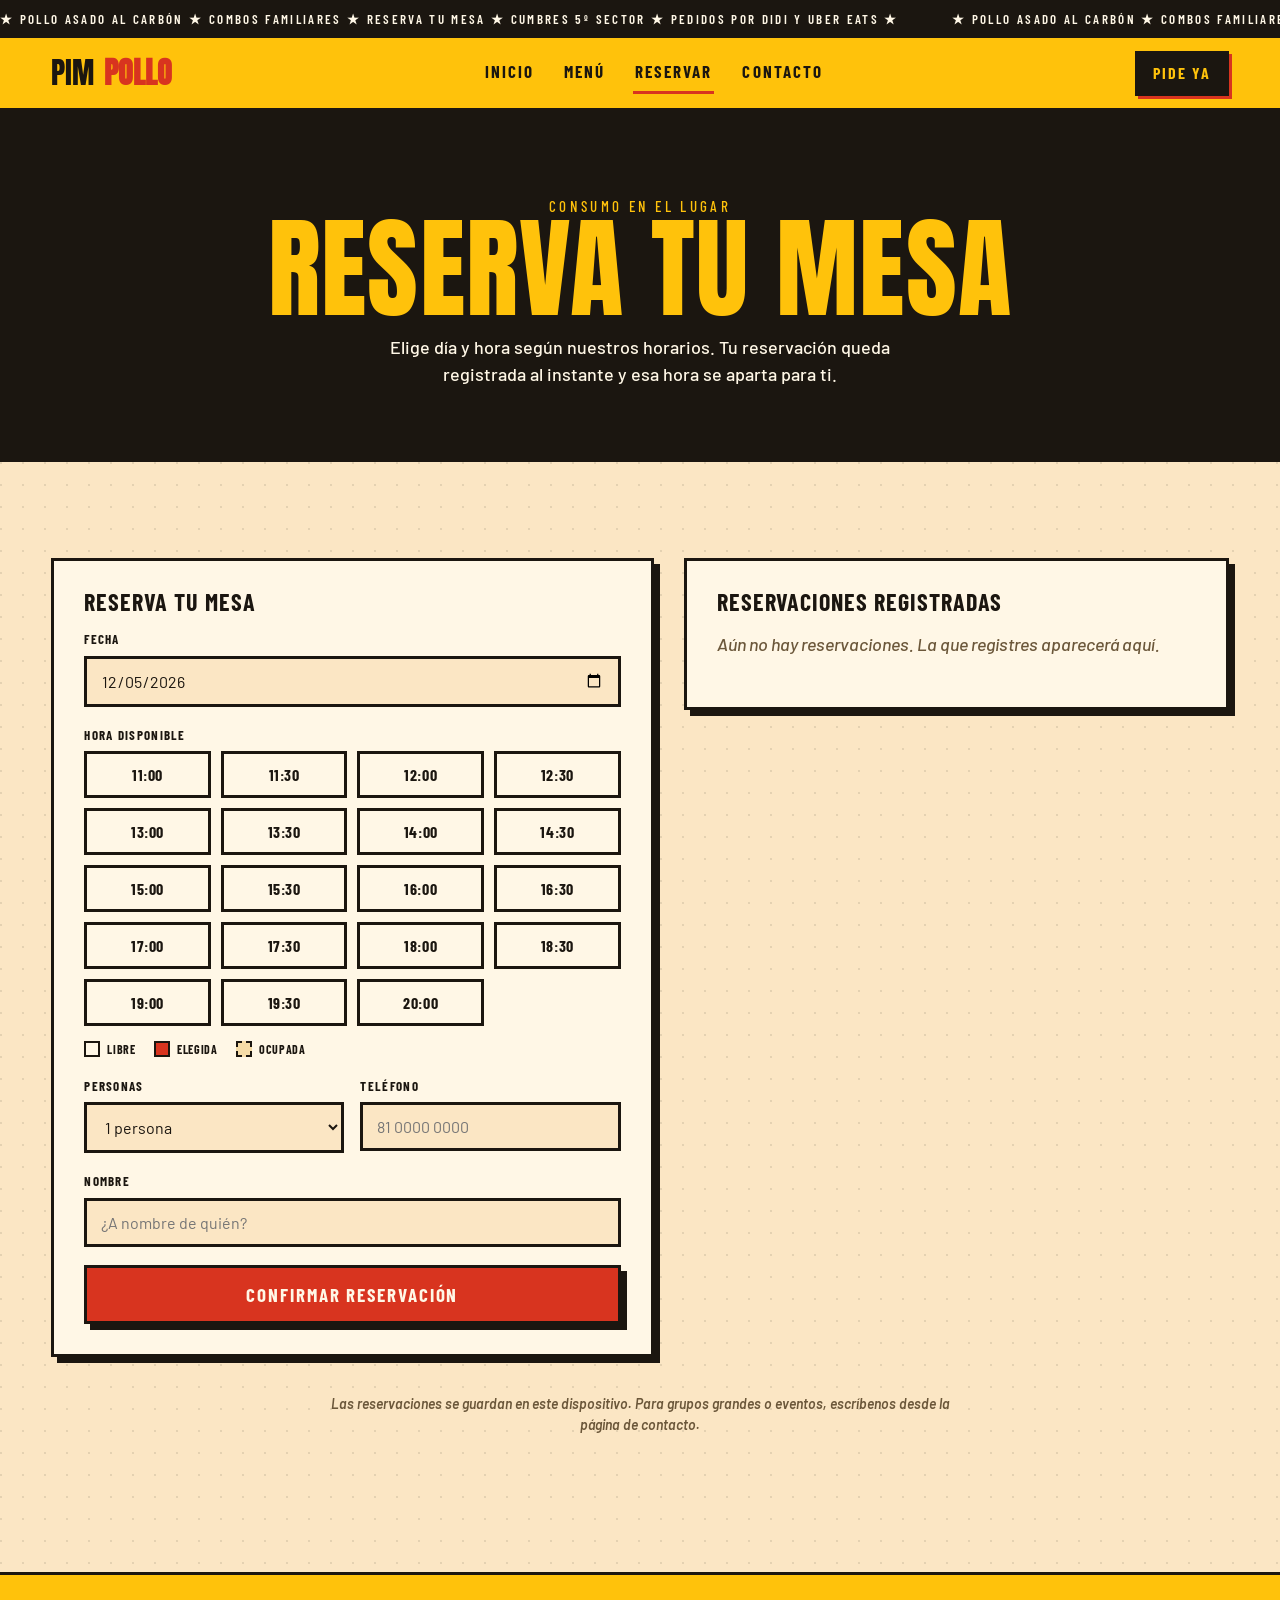
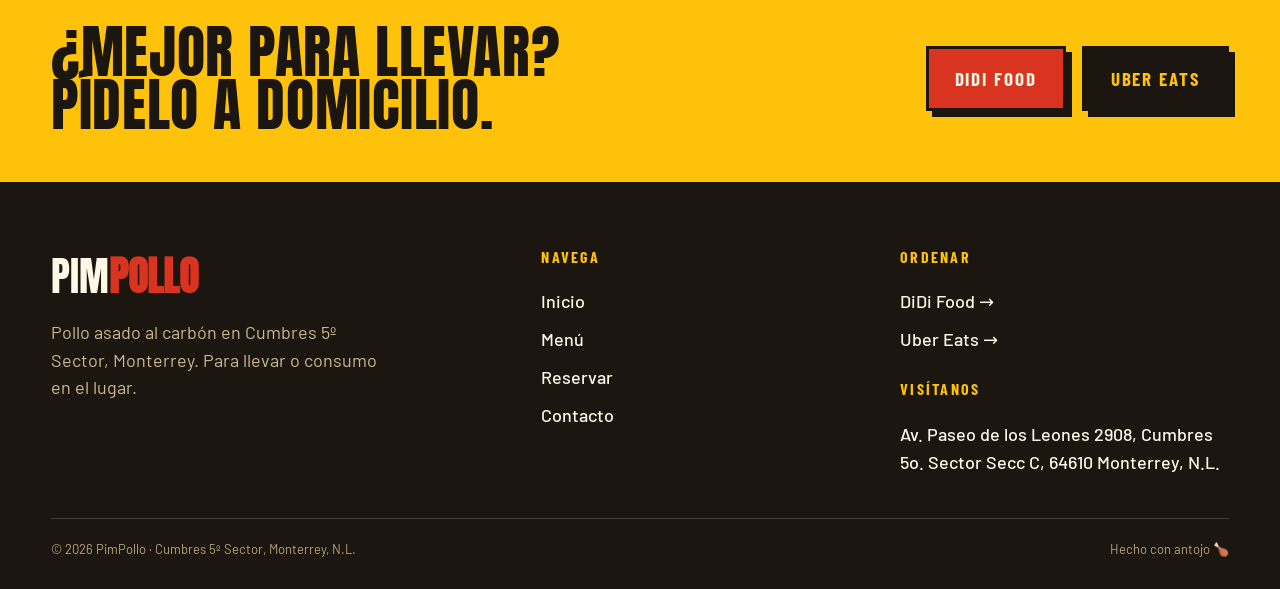
<file: Propuesta A - Reservar.html>
<!DOCTYPE html>
<html lang="es">
<head>
<meta charset="UTF-8" />
<meta name="viewport" content="width=device-width, initial-scale=1.0" />
<title>Reservar mesa · PimPollo — Cumbres, Monterrey</title>
<link rel="stylesheet" href="pimpollo-a.css" />
</head>
<body>

<div class="topbar">
  <div class="topbar__track">
    <span>★ Pollo asado al carbón ★ Combos familiares ★ Reserva tu mesa ★ Cumbres 5º Sector ★ Pedidos por DiDi y Uber Eats ★&nbsp;</span>
    <span>★ Pollo asado al carbón ★ Combos familiares ★ Reserva tu mesa ★ Cumbres 5º Sector ★ Pedidos por DiDi y Uber Eats ★&nbsp;</span>
  </div>
</div>

<header class="nav">
  <div class="wrap nav__in">
    <a class="nav__brand" href="Propuesta A - Inicio.html">Pim<b>Pollo</b></a>
    <nav class="nav__links">
      <a href="Propuesta A - Inicio.html">Inicio</a>
      <a href="Propuesta A - Menu.html">Menú</a>
      <a href="Propuesta A - Reservar.html" aria-current="page">Reservar</a>
      <a href="Propuesta A - Contacto.html">Contacto</a>
    </nav>
    <a class="nav__cta js-pedir" href="#">Pide ya</a>
  </div>
</header>

<section class="menu-hero">
  <p class="eyebrow" style="color:var(--yellow);">Consumo en el lugar</p>
  <h1>Reserva tu mesa</h1>
  <p>Elige día y hora según nuestros horarios. Tu reservación queda registrada al instante y esa hora se aparta para ti.</p>
</section>

<main class="section">
  <div class="wrap">
    <div id="reserva-root"></div>
    <p class="disclaimer" style="margin-top:36px;">Las reservaciones se guardan en este dispositivo. Para grupos grandes o eventos, escríbenos desde la página de contacto.</p>
  </div>
</main>

<section class="cta-strip">
  <div class="wrap">
    <h2>¿Mejor para llevar?<br />Pídelo a domicilio.</h2>
    <div class="hero__actions" style="margin:0;">
      <a class="btn btn--red" data-link="didi" target="_blank" rel="noopener">DiDi Food</a>
      <a class="btn btn--ink" data-link="uber" target="_blank" rel="noopener">Uber Eats</a>
    </div>
  </div>
</section>

<footer class="foot">
  <div class="wrap">
    <div class="foot__grid">
      <div>
        <div class="foot__brand">Pim<b>Pollo</b></div>
        <p style="max-width:34ch;margin:12px 0 0;color:#cdb88f;">Pollo asado al carbón en Cumbres 5º Sector, Monterrey. Para llevar o consumo en el lugar.</p>
      </div>
      <div>
        <h4>Navega</h4>
        <a href="Propuesta A - Inicio.html">Inicio</a>
        <a href="Propuesta A - Menu.html">Menú</a>
        <a href="Propuesta A - Reservar.html">Reservar</a>
        <a href="Propuesta A - Contacto.html">Contacto</a>
      </div>
      <div>
        <h4>Ordenar</h4>
        <a data-link="didi" target="_blank" rel="noopener">DiDi Food →</a>
        <a data-link="uber" target="_blank" rel="noopener">Uber Eats →</a>
        <h4 style="margin-top:18px;">Visítanos</h4>
        <a data-link="maps" target="_blank" rel="noopener" id="foot-addr"></a>
      </div>
    </div>
    <div class="foot__note">
      <span>© <span id="yr"></span> PimPollo · Cumbres 5º Sector, Monterrey, N.L.</span>
      <span>Hecho con antojo 🍗</span>
    </div>
  </div>
</footer>

<script src="pimpollo-data.js"></script>
<script src="pimpollo-shared.js"></script>
<script src="pimpollo-reservas.js"></script>
</body>
</html>
</file>
<file: pimpollo-a.css>
/* ===========================================================
   PimPollo · PROPUESTA A — "Pollería Retro"
   Crema + negro, letrero vintage, sellos, franjas.
   =========================================================== */
@import url('https://fonts.googleapis.com/css2?family=Anton&family=Barlow:ital,wght@0,400;0,500;0,600;0,700;1,500&family=Barlow+Condensed:wght@500;600;700&display=swap');

:root {
  --ink: #1b1610;
  --paper: #fbe6c4;
  --paper-2: #f6dca7;
  --cream: #fff7e6;
  --yellow: #ffc20b;
  --yellow-deep: #f3a712;
  --orange: #ee7a17;
  --red: #d8341f;
  --red-deep: #b3271400;
  --line: #1b1610;
  --shadow: 6px 6px 0 var(--ink);
}

* { box-sizing: border-box; }
html { scroll-behavior: smooth; }
body {
  margin: 0;
  font-family: 'Barlow', system-ui, sans-serif;
  color: var(--ink);
  background-color: var(--paper);
  background-image:
    radial-gradient(circle at 1px 1px, rgba(27,22,16,0.10) 1px, transparent 0);
  background-size: 22px 22px;
  font-size: 18px;
  line-height: 1.55;
  -webkit-font-smoothing: antialiased;
}
h1, h2, h3, .display {
  font-family: 'Anton', sans-serif;
  font-weight: 400;
  text-transform: uppercase;
  letter-spacing: 0.01em;
  line-height: 0.92;
  margin: 0;
}
a { color: inherit; }
img { display: block; max-width: 100%; }

/* ---------- layout ---------- */
.wrap { width: min(1180px, 92vw); margin: 0 auto; }
.section { padding: 96px 0; }
.eyebrow {
  font-family: 'Barlow Condensed', sans-serif;
  text-transform: uppercase;
  letter-spacing: 0.22em;
  font-weight: 700;
  font-size: 15px;
  color: var(--red);
  margin: 0 0 14px;
}

/* ---------- top banner / nav ---------- */
.topbar {
  background: var(--ink);
  color: var(--cream);
  font-family: 'Barlow Condensed', sans-serif;
  text-transform: uppercase;
  letter-spacing: 0.18em;
  font-size: 13px;
  font-weight: 600;
  overflow: hidden;
  white-space: nowrap;
}
.topbar__track {
  display: inline-flex;
  gap: 48px;
  padding: 9px 0;
  animation: marquee 28s linear infinite;
}
.topbar__track span { display: inline-flex; gap: 48px; }
@keyframes marquee { to { transform: translateX(-50%); } }

.nav {
  position: sticky; top: 0; z-index: 40;
  background: var(--yellow);
  border-bottom: 3px solid var(--ink);
}
.nav__in {
  display: flex; align-items: center; justify-content: space-between;
  height: 70px;
}
.nav__brand {
  font-family: 'Anton', sans-serif; font-size: 30px; text-transform: uppercase;
  display: flex; align-items: center; gap: 10px; text-decoration: none; flex: none; white-space: nowrap;
}
.nav__brand b { color: var(--red); }
.nav__links { display: flex; gap: 26px; align-items: center; flex: none; }
.nav__links a {
  font-family: 'Barlow Condensed', sans-serif; text-transform: uppercase;
  letter-spacing: 0.12em; font-weight: 700; font-size: 17px; text-decoration: none;
  padding: 6px 2px; border-bottom: 3px solid transparent; white-space: nowrap;
}
.nav__links a:hover, .nav__links a[aria-current="page"] { border-bottom-color: var(--red); }
.nav__cta {
  background: var(--ink); color: var(--yellow); border: none; flex: none; white-space: nowrap;
  padding: 10px 18px; font-family: 'Barlow Condensed', sans-serif;
  text-transform: uppercase; letter-spacing: 0.12em; font-weight: 700; font-size: 16px;
  text-decoration: none; box-shadow: 3px 3px 0 var(--red); cursor: pointer;
}
.nav__cta:hover { transform: translate(1px,1px); box-shadow: 2px 2px 0 var(--red); }
.nav__burger { display: none; }

/* ---------- buttons ---------- */
.btn {
  display: inline-flex; align-items: center; gap: 10px;
  font-family: 'Barlow Condensed', sans-serif; text-transform: uppercase;
  letter-spacing: 0.1em; font-weight: 700; font-size: 19px;
  padding: 15px 26px; text-decoration: none; border: 3px solid var(--ink);
  background: var(--cream); color: var(--ink); cursor: pointer;
  box-shadow: var(--shadow); transition: transform .12s, box-shadow .12s;
}
.btn:hover { transform: translate(3px,3px); box-shadow: 3px 3px 0 var(--ink); }
.btn--red { background: var(--red); color: var(--cream); }
.btn--yellow { background: var(--yellow); }
.btn--ink { background: var(--ink); color: var(--yellow); }

/* ---------- hero ---------- */
.hero {
  background: var(--red);
  color: var(--cream);
  border-bottom: 3px solid var(--ink);
  position: relative;
  overflow: hidden;
  padding: 70px 0 0;
}
.hero__stripes {
  position: absolute; inset: 0; opacity: .12;
  background: repeating-linear-gradient(45deg, var(--cream) 0 24px, transparent 24px 48px);
  pointer-events: none;
}
.hero__in { position: relative; display: grid; grid-template-columns: 1fr; gap: 22px; text-align: center; align-items: center; padding-bottom: 70px; }
.hero__top { display: flex; justify-content: center; gap: 10px; flex-wrap: wrap; margin-bottom: 6px; }
.tag {
  font-family: 'Barlow Condensed', sans-serif; text-transform: uppercase;
  letter-spacing: 0.14em; font-weight: 700; font-size: 14px;
  background: var(--yellow); color: var(--ink); padding: 6px 14px; border: 2px solid var(--ink);
}
/* zona de logo */
.logo-slot {
  width: min(360px, 70vw); height: min(360px, 70vw);
  margin: 0 auto;
  background: var(--cream);
  border: 4px solid var(--ink);
  border-radius: 50%;
  box-shadow: 10px 10px 0 var(--ink);
  --slot-fg: #8a6a2a;
}
.logo-slot.logo-img { display: grid; place-items: center; overflow: hidden; padding: 26px; }
.logo-slot.logo-img img { max-width: 100%; max-height: 100%; object-fit: contain; }
.logo-fallback { display: none; font-family: 'Anton', sans-serif; text-transform: uppercase; font-size: clamp(30px, 6vw, 52px); color: var(--ink); line-height: 0.88; text-align: center; }
.logo-fallback b { display: block; color: var(--red); }
.logo-slot.logo-img.no-logo .logo-fallback { display: block; }
.hero h1 {
  font-size: clamp(58px, 12vw, 150px);
  color: var(--cream);
  text-shadow: 5px 5px 0 var(--ink);
}
.hero h1 .pop { color: var(--yellow); }
.hero__sub {
  font-size: 20px; max-width: 620px; margin: 0 auto; font-weight: 500;
}
.hero__actions { display: flex; gap: 16px; justify-content: center; flex-wrap: wrap; margin-top: 8px; }
.hero__rating {
  display: inline-flex; align-items: center; gap: 10px; margin-top: 4px;
  font-family: 'Barlow Condensed', sans-serif; text-transform: uppercase;
  letter-spacing: 0.1em; font-weight: 700; font-size: 15px;
}
.stars { color: var(--yellow); letter-spacing: 2px; font-size: 18px; }

/* scalloped divider */
.scallop { height: 26px; background: var(--cream);
  -webkit-mask: radial-gradient(22px at 50% 0, #0000 98%, #000) 50% / 44px 100%;
          mask: radial-gradient(22px at 50% 0, #0000 98%, #000) 50% / 44px 100%; }

/* ---------- generic blocks ---------- */
.head-2 { text-align: center; margin-bottom: 54px; }
.head-2 h2 { font-size: clamp(40px, 6vw, 72px); }
.head-2 p { max-width: 620px; margin: 14px auto 0; font-weight: 500; }

/* order cards */
.order-grid { display: grid; grid-template-columns: 1fr 1fr; gap: 26px; }
.order-card {
  border: 3px solid var(--ink); background: var(--cream); padding: 34px;
  box-shadow: var(--shadow); display: flex; flex-direction: column; gap: 14px;
}
.order-card h3 { font-size: 34px; }
.order-card p { margin: 0; font-weight: 500; }
.order-card .pill {
  align-self: flex-start; font-family: 'Barlow Condensed', sans-serif;
  text-transform: uppercase; letter-spacing: 0.14em; font-weight: 700; font-size: 13px;
  background: var(--yellow); border: 2px solid var(--ink); padding: 4px 12px;
}

/* feature trio */
.trio { display: grid; grid-template-columns: repeat(3,1fr); gap: 22px; }
.feat { background: var(--cream); border: 3px solid var(--ink); padding: 28px; box-shadow: var(--shadow); }
.feat h3 { font-size: 24px; margin-bottom: 12px; }
.feat ul { margin: 0; padding: 0; list-style: none; display: flex; flex-direction: column; gap: 8px; }
.feat li { display: flex; gap: 10px; align-items: baseline; font-weight: 500; }
.feat li::before { content: "●"; color: var(--red); font-size: 12px; }

/* menu preview */
.preview-list { max-width: 760px; margin: 0 auto; }

/* image placeholder */
.ph {
  background:
    repeating-linear-gradient(45deg, rgba(27,22,16,.08) 0 10px, transparent 10px 20px),
    var(--paper-2);
  border: 3px dashed var(--ink); display: flex; align-items: center; justify-content: center;
  font-family: 'Barlow Condensed', monospace; text-transform: uppercase; letter-spacing: .16em;
  color: #7a6038; font-weight: 700; font-size: 14px; text-align: center; padding: 16px;
}

/* reviews */
.rev-grid { display: grid; grid-template-columns: 1fr 1fr; gap: 24px; }
.rev {
  background: var(--cream); border: 3px solid var(--ink); padding: 26px; box-shadow: var(--shadow);
}
.rev__top { display: flex; align-items: center; gap: 14px; margin-bottom: 12px; }
.rev__ava {
  width: 50px; height: 50px; border-radius: 50%; background: var(--yellow);
  border: 2px solid var(--ink); display: grid; place-items: center;
  font-family: 'Anton', sans-serif; font-size: 22px;
}
.rev__name { font-family: 'Barlow Condensed', sans-serif; font-weight: 700; font-size: 20px; text-transform: uppercase; letter-spacing: .04em; }
.rev__meta { font-size: 13px; color: #6b573a; font-weight: 500; }
.rev__scores { display: flex; gap: 16px; flex-wrap: wrap; margin-top: 8px; }
.rev__scores span { font-family: 'Barlow Condensed', sans-serif; text-transform: uppercase; letter-spacing: .08em; font-weight: 700; font-size: 14px; }
.rev__scores b { color: var(--red); }
.rev__detail { font-style: italic; color: #6b573a; margin: 6px 0 0; font-size: 15px; }

/* map / hours */
.split { display: grid; grid-template-columns: 1.1fr 0.9fr; gap: 30px; align-items: stretch; }
.map-frame { border: 3px solid var(--ink); box-shadow: var(--shadow); overflow: hidden; min-height: 340px; }
.map-frame iframe { width: 100%; height: 100%; min-height: 340px; border: 0; display: block; filter: saturate(1.05) contrast(1.02); }
.hours { background: var(--ink); color: var(--cream); border: 3px solid var(--ink); padding: 30px; box-shadow: var(--shadow); }
.hours h3 { color: var(--yellow); font-size: 30px; margin-bottom: 16px; }
.hours__row { display: flex; justify-content: space-between; padding: 9px 0; border-bottom: 1px solid rgba(255,247,230,.18); font-weight: 500; }
.hours__row:last-child { border-bottom: none; }
.hours__row.is-today { color: var(--yellow); font-weight: 700; }
.addr { margin-top: 18px; font-weight: 500; }

/* CTA strip */
.cta-strip { background: var(--yellow); border-top: 3px solid var(--ink); border-bottom: 3px solid var(--ink); }
.cta-strip .wrap { display: flex; align-items: center; justify-content: space-between; gap: 24px; padding: 50px 0; flex-wrap: wrap; }
.cta-strip h2 { font-size: clamp(34px, 5vw, 58px); }

/* footer */
.foot { background: var(--ink); color: var(--cream); padding: 60px 0 30px; }
.foot__grid { display: grid; grid-template-columns: 1.4fr 1fr 1fr; gap: 30px; }
.foot h4 { font-family: 'Barlow Condensed', sans-serif; text-transform: uppercase; letter-spacing: .14em; color: var(--yellow); font-size: 16px; margin: 0 0 14px; }
.foot a { color: var(--cream); text-decoration: none; display: block; padding: 5px 0; font-weight: 500; }
.foot a:hover { color: var(--yellow); }
.foot__brand { font-family: 'Anton', sans-serif; font-size: 40px; text-transform: uppercase; }
.foot__brand b { color: var(--red); }
.foot__note { margin-top: 36px; padding-top: 20px; border-top: 1px solid rgba(255,247,230,.18); font-size: 13px; color: #b8a078; display: flex; justify-content: space-between; gap: 16px; flex-wrap: wrap; }
.soc { display: flex; gap: 12px; }
.soc a { width: 42px; height: 42px; border: 2px solid var(--cream); border-radius: 50%; display: grid; place-items: center; font-family: 'Barlow Condensed', sans-serif; font-weight: 700; }
.soc a:hover { background: var(--yellow); color: var(--ink); border-color: var(--yellow); }

/* ---------- menu page ---------- */
.menu-hero { background: var(--ink); color: var(--cream); padding: 70px 0; border-bottom: 3px solid var(--ink); text-align: center; }
.menu-hero h1 { font-size: clamp(50px, 9vw, 110px); color: var(--yellow); }
.menu-hero p { max-width: 560px; margin: 14px auto 0; font-weight: 500; }
.disclaimer { text-align: center; font-size: 14px; color: #6b573a; font-weight: 600; margin: 0 auto 40px; max-width: 640px; font-style: italic; }
.mnu-group { margin-bottom: 56px; }
.mnu-group__head { border-bottom: 3px solid var(--ink); padding-bottom: 12px; margin-bottom: 22px; display: flex; align-items: baseline; justify-content: space-between; gap: 16px; flex-wrap: wrap; }
.mnu-group__title { font-size: clamp(30px, 4vw, 48px); }
.mnu-group__note { margin: 0; font-style: italic; color: #6b573a; font-weight: 500; font-size: 15px; }
.mnu-list { list-style: none; margin: 0; padding: 0; display: flex; flex-direction: column; gap: 16px; }
.mnu-item { display: flex; gap: 20px; justify-content: space-between; align-items: flex-start; background: var(--cream); border: 3px solid var(--ink); padding: 18px 22px; box-shadow: var(--shadow); }
.mnu-item.is-star { border-color: var(--red); box-shadow: 6px 6px 0 var(--red); }
.mnu-item__name { font-family: 'Barlow Condensed', sans-serif; text-transform: uppercase; letter-spacing: .03em; font-size: 24px; font-weight: 700; margin: 0 0 4px; }
.mnu-star { background: var(--red); color: var(--cream); font-size: 12px; letter-spacing: .12em; padding: 3px 8px; vertical-align: middle; margin-left: 6px; }
.mnu-item__desc { margin: 0; font-weight: 500; color: #4a3c28; max-width: 56ch; font-size: 15.5px; }
.mnu-item__price { text-align: right; white-space: nowrap; font-family: 'Anton', sans-serif; }
.mnu-now { font-size: 28px; color: var(--red); }
.mnu-was { display: block; font-size: 16px; color: #9a8054; text-decoration: line-through; }

/* contact form */
.form-card { background: var(--cream); border: 3px solid var(--ink); padding: 32px; box-shadow: var(--shadow); }
.form-card label { display: block; font-family: 'Barlow Condensed', sans-serif; text-transform: uppercase; letter-spacing: .1em; font-weight: 700; font-size: 14px; margin: 0 0 6px; }
.form-card input, .form-card textarea {
  width: 100%; border: 3px solid var(--ink); background: var(--paper); padding: 12px 14px;
  font-family: 'Barlow', sans-serif; font-size: 16px; margin-bottom: 18px; color: var(--ink);
}
.form-card input:focus, .form-card textarea:focus { outline: 3px solid var(--yellow); outline-offset: 0; }

/* ---------- responsive ---------- */
@media (max-width: 860px) {
  .nav__links { display: none; }
  .order-grid, .trio, .rev-grid, .split, .foot__grid { grid-template-columns: 1fr; }
  .section { padding: 64px 0; }
  .res-grid { grid-template-columns: 1fr; }
  .res-slots { grid-template-columns: repeat(3, 1fr); }
}

/* ---------- reservaciones ---------- */
.res-grid { display: grid; grid-template-columns: 1.05fr 0.95fr; gap: 30px; align-items: start; }
.res-card { background: var(--cream); border: 3px solid var(--ink); padding: 30px; box-shadow: var(--shadow); }
.res-card h3 { font-family: 'Barlow Condensed', sans-serif; font-weight: 700; text-transform: uppercase; letter-spacing: .04em; font-size: 24px; margin: 0 0 16px; }
.res-field { margin-bottom: 18px; }
.res-field label { display: block; font-family: 'Barlow Condensed', sans-serif; text-transform: uppercase; letter-spacing: .1em; font-weight: 700; font-size: 13px; margin: 0 0 6px; }
.res-field input, .res-field select {
  width: 100%; border: 3px solid var(--ink); background: var(--paper); padding: 12px 14px;
  font-family: 'Barlow', sans-serif; font-size: 16px; color: var(--ink);
}
.res-field input:focus, .res-field select:focus { outline: 3px solid var(--yellow); outline-offset: 0; }
.res-row { display: grid; grid-template-columns: 1fr 1fr; gap: 0 16px; }
.res-slots { display: grid; grid-template-columns: repeat(4, 1fr); gap: 10px; margin-top: 4px; }
.res-slot {
  font-family: 'Barlow Condensed', sans-serif; font-weight: 700; font-size: 16px; letter-spacing: .04em;
  padding: 11px 4px; text-align: center; border: 3px solid var(--ink); background: var(--cream);
  cursor: pointer; color: var(--ink); transition: transform .1s;
}
.res-slot:hover:not(:disabled) { background: var(--yellow); transform: translate(1px,1px); }
.res-slot.is-sel { background: var(--red); color: var(--cream); }
.res-slot:disabled { background: repeating-linear-gradient(45deg, rgba(27,22,16,.12) 0 7px, transparent 7px 14px), var(--paper-2); color: #9a8054; cursor: not-allowed; border-style: dashed; }
.res-slots-empty { font-style: italic; color: #6b573a; font-weight: 500; padding: 8px 0; }
.res-msg { margin: 14px 0 0; font-weight: 700; font-family: 'Barlow Condensed', sans-serif; letter-spacing: .04em; text-transform: uppercase; font-size: 15px; }
.res-msg.ok { color: var(--red); }
.res-msg.err { color: #9a3010; }
.res-legend { display: flex; gap: 18px; flex-wrap: wrap; margin-top: 14px; font-family: 'Barlow Condensed', sans-serif; text-transform: uppercase; letter-spacing: .06em; font-weight: 700; font-size: 12px; }
.res-legend span { display: inline-flex; align-items: center; gap: 7px; }
.res-legend i { width: 16px; height: 16px; border: 2px solid var(--ink); display: inline-block; }
.res-legend i.free { background: var(--cream); }
.res-legend i.busy { background: var(--paper-2); border-style: dashed; }
.res-legend i.sel { background: var(--red); }
/* lista de reservaciones */
.res-list { list-style: none; margin: 16px 0 0; padding: 0; display: flex; flex-direction: column; gap: 12px; }
.res-item { border: 3px solid var(--ink); background: var(--paper); padding: 16px 18px; display: flex; gap: 14px; align-items: center; justify-content: space-between; }
.res-item__when { font-family: 'Anton', sans-serif; text-transform: uppercase; font-size: 20px; line-height: 1; color: var(--red); }
.res-item__who { font-weight: 600; font-size: 15px; }
.res-item__meta { font-size: 13px; color: #6b573a; font-weight: 500; }
.res-cancel {
  font-family: 'Barlow Condensed', sans-serif; text-transform: uppercase; letter-spacing: .08em;
  font-weight: 700; font-size: 13px; border: 2px solid var(--ink); background: var(--cream);
  padding: 8px 14px; cursor: pointer; color: var(--ink); white-space: nowrap;
}
.res-cancel:hover { background: var(--red); color: var(--cream); border-color: var(--red); }
.res-empty { font-style: italic; color: #6b573a; font-weight: 500; }

/* ---------- modal pedir (Pide ya) ---------- */
.pedir-modal { position: fixed; inset: 0; z-index: 100; display: none; align-items: center; justify-content: center; padding: 24px; }
.pedir-modal.is-open { display: flex; }
.pedir-modal__bg { position: absolute; inset: 0; background: rgba(20,17,13,.7); }
.pedir-modal__box { position: relative; width: min(440px, 100%); background: var(--cream); border: 3px solid var(--ink); box-shadow: 10px 10px 0 var(--ink); padding: 34px 30px; text-align: center; }
.pedir-modal__box h3 { font-family: 'Anton', sans-serif; text-transform: uppercase; font-size: 38px; color: var(--ink); margin: 0 0 6px; }
.pedir-modal__box p { margin: 0 0 22px; font-weight: 500; }
.pedir-modal__actions { display: flex; flex-direction: column; gap: 12px; }
.pedir-modal__close { position: absolute; top: 10px; right: 14px; background: none; border: none; font-family: 'Anton', sans-serif; font-size: 26px; line-height: 1; cursor: pointer; color: var(--ink); }
.pedir-modal__close:hover { color: var(--red); }
</file>
